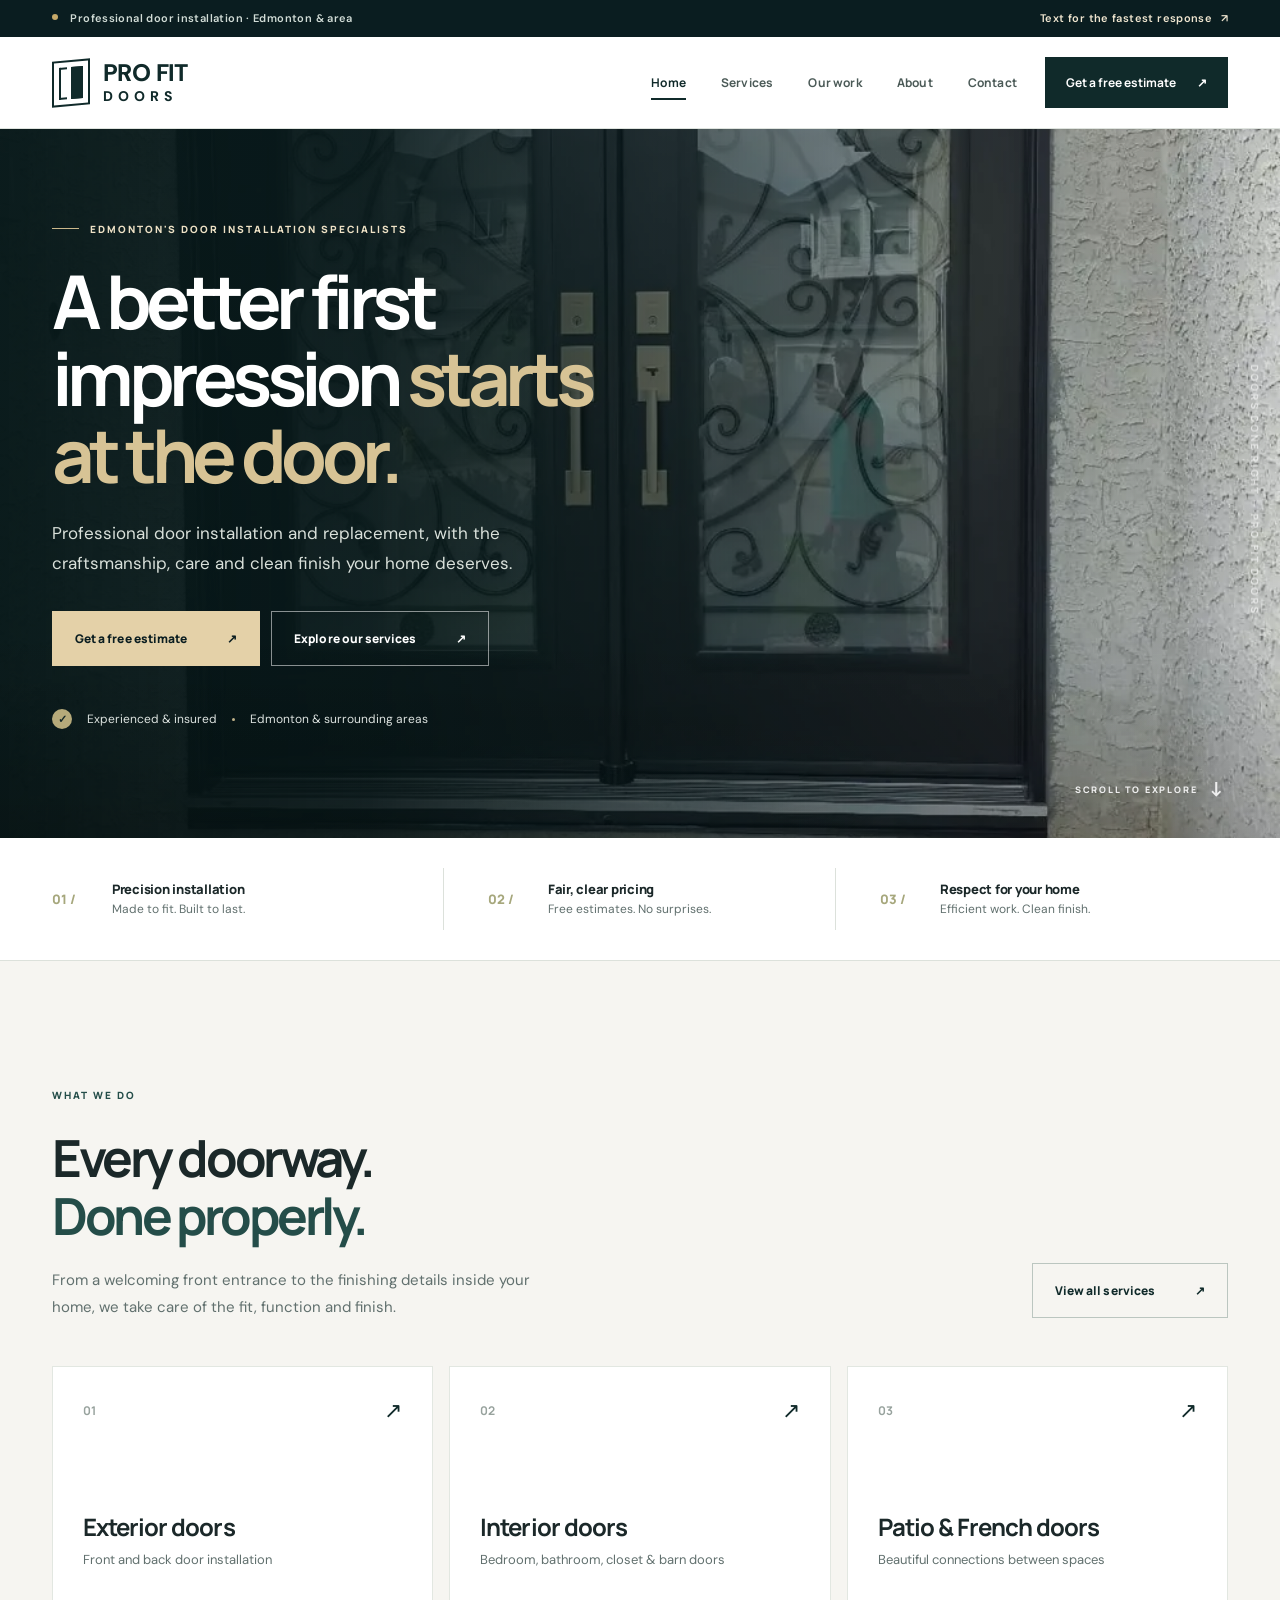
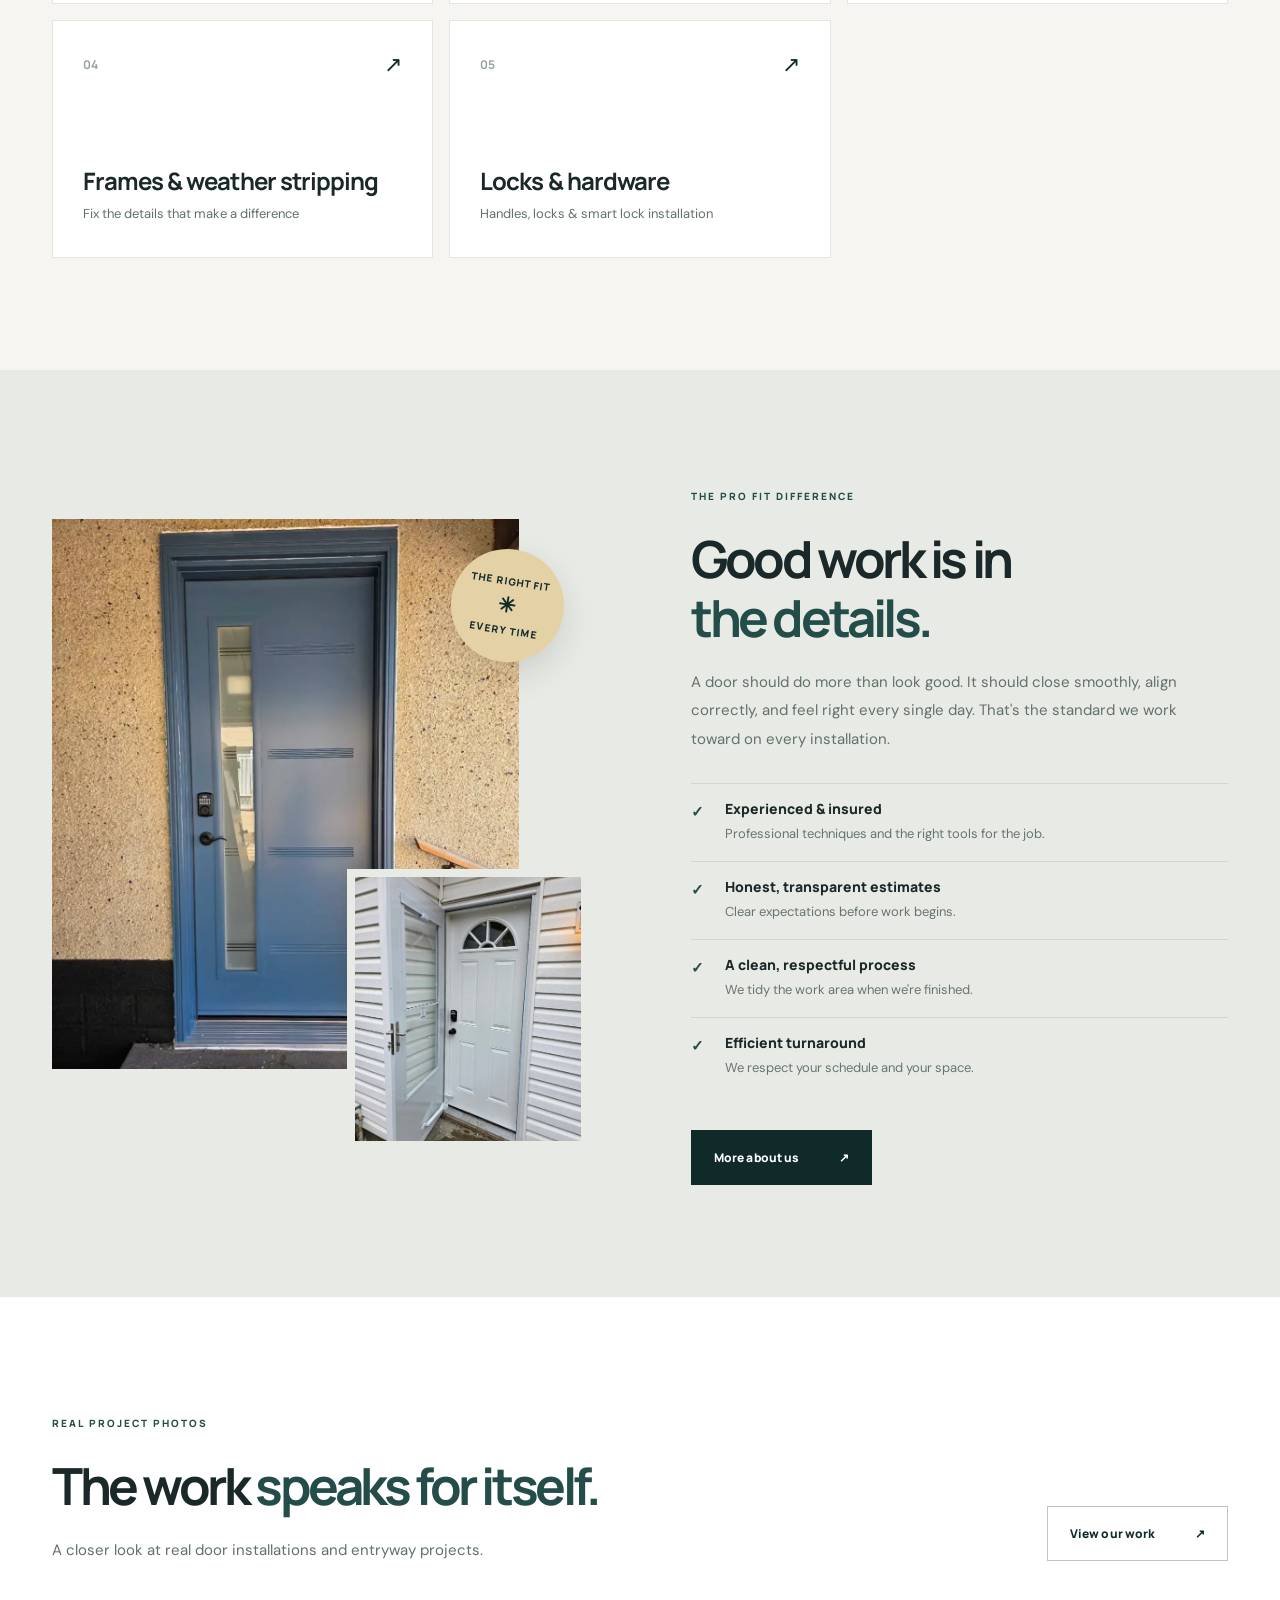
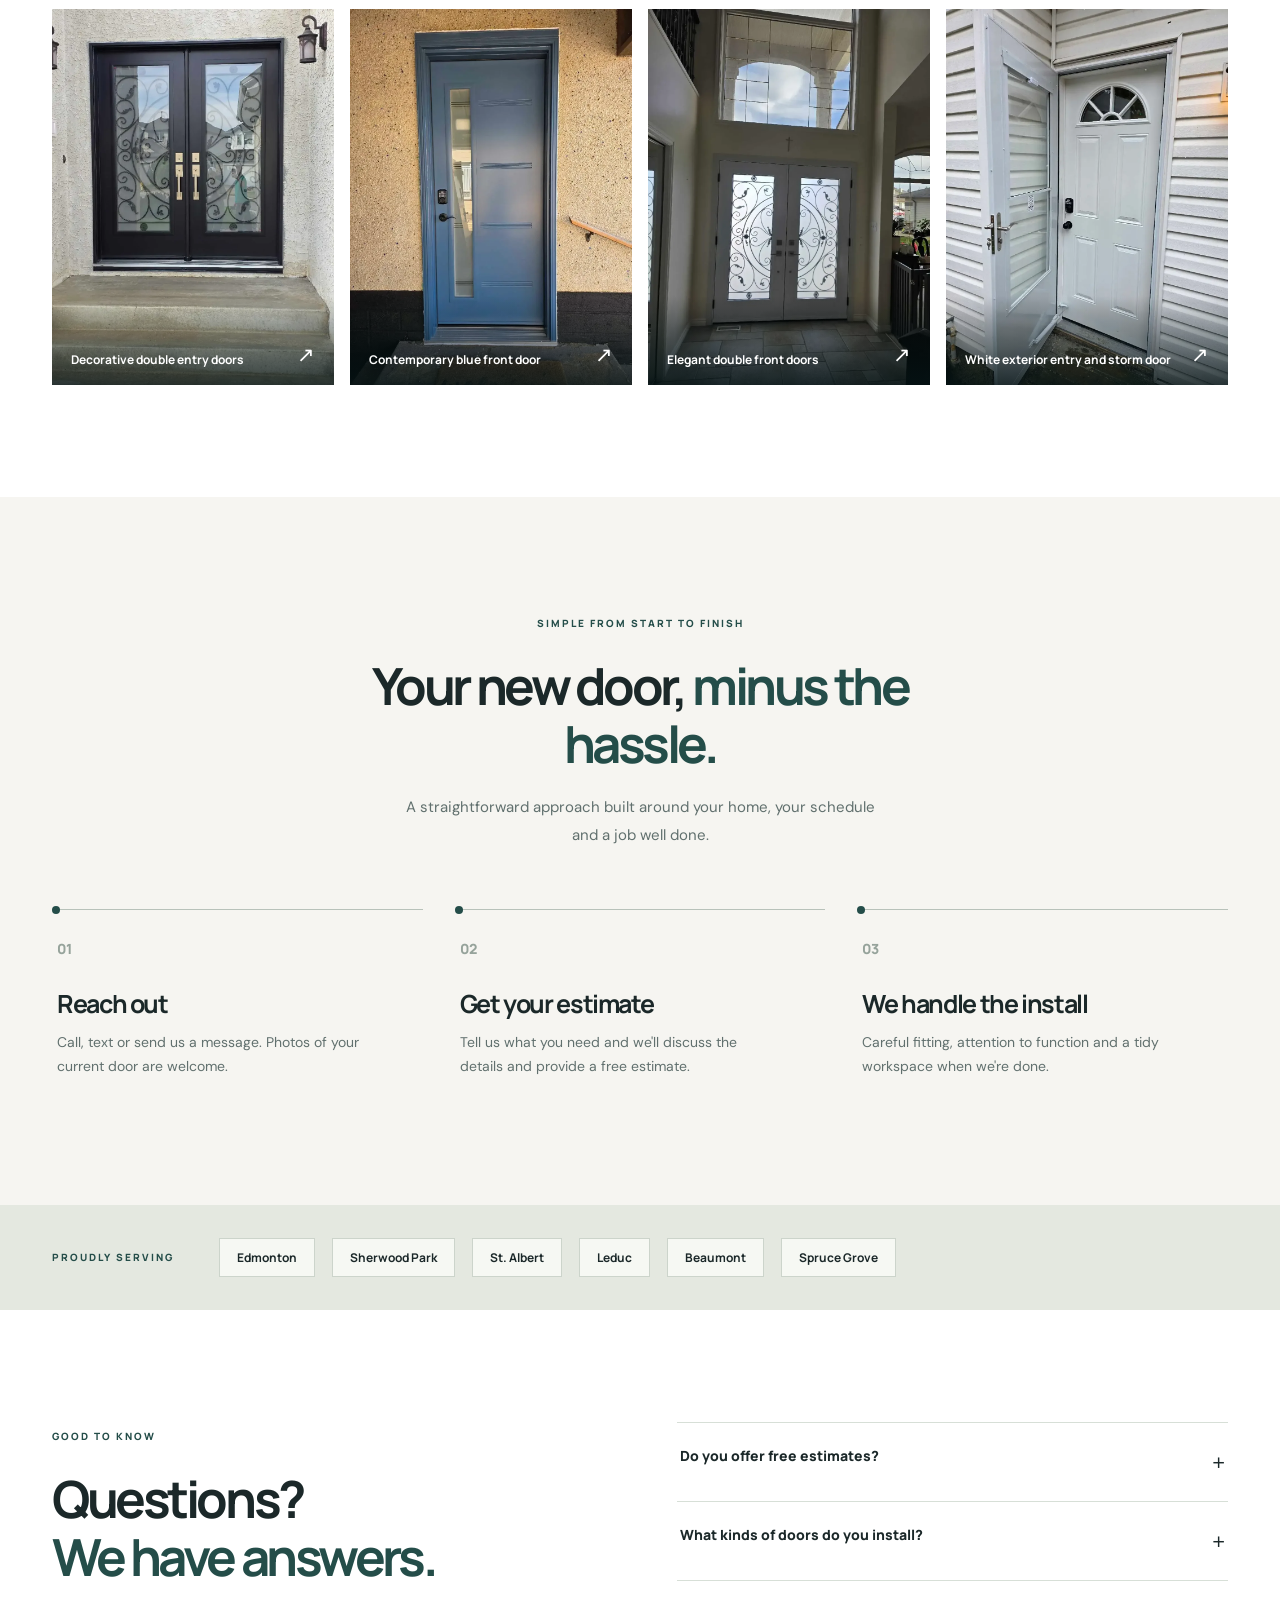
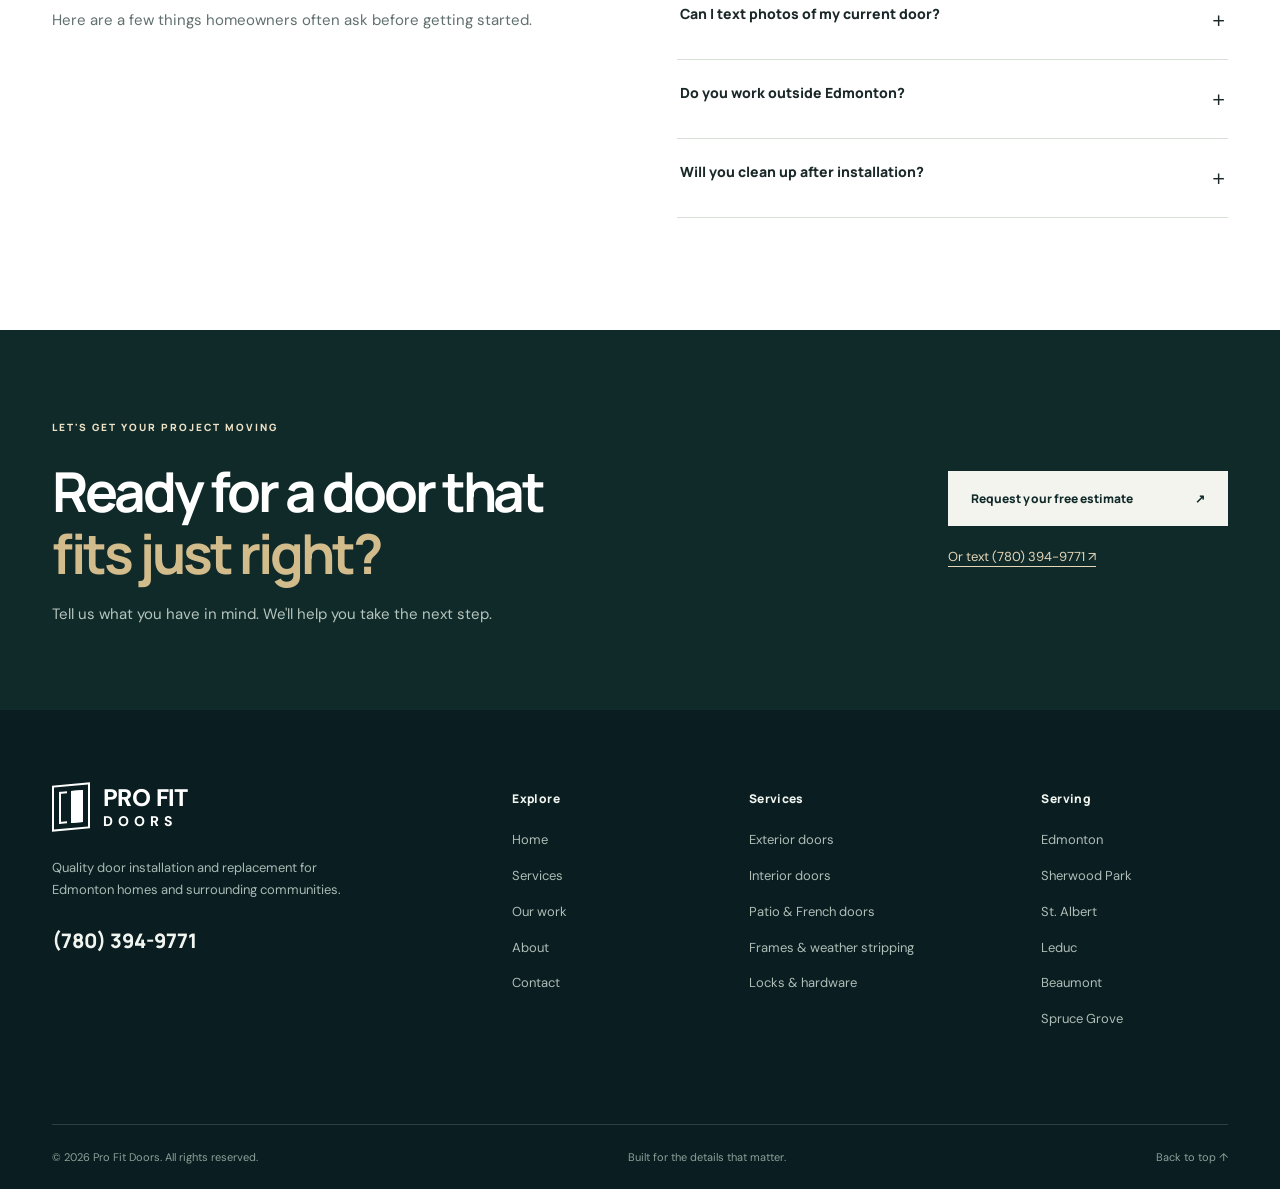
<file: index.html>
<!doctype html><html lang="en-CA"><head><meta charset="utf-8"><meta name="viewport" content="width=device-width,initial-scale=1"><meta name="theme-color" content="#102a2a"><meta name="description" content="Professional, insured residential door installation and replacement in Edmonton and surrounding areas. Exterior, interior, patio doors, frames, locks and more. Free estimates."><meta property="og:type" content="website"><meta property="og:title" content="Professional Door Installation in Edmonton | Pro Fit Doors"><meta property="og:description" content="Professional, insured residential door installation and replacement in Edmonton and surrounding areas. Exterior, interior, patio doors, frames, locks and more. Free estimates."><meta property="og:image" content="/images/entry-double-black.webp"><link rel="icon" href="/favicon.svg" type="image/svg+xml"><link rel="preconnect" href="https://fonts.googleapis.com"><link rel="preconnect" href="https://fonts.gstatic.com" crossorigin><link href="https://fonts.googleapis.com/css2?family=DM+Sans:wght@400;500;600;700&family=Manrope:wght@400;500;600;700;800&display=swap" rel="stylesheet"><link rel="stylesheet" href="/styles.css"><title>Professional Door Installation in Edmonton | Pro Fit Doors</title><script type="application/ld+json">{"@context":"https://schema.org","@type":"HomeAndConstructionBusiness","name":"Pro Fit Doors","description":"Residential door installation and replacement in Edmonton and surrounding areas.","telephone":"+1-780-394-9771","areaServed":[{"@type":"City","name":"Edmonton"},{"@type":"City","name":"Sherwood Park"},{"@type":"City","name":"St. Albert"},{"@type":"City","name":"Leduc"},{"@type":"City","name":"Beaumont"},{"@type":"City","name":"Spruce Grove"}],"hasOfferCatalog":{"@type":"OfferCatalog","name":"Door installation services","itemListElement":[{"@type":"OfferCatalog","name":"Exterior doors"},{"@type":"OfferCatalog","name":"Interior doors"},{"@type":"OfferCatalog","name":"Patio & French doors"},{"@type":"OfferCatalog","name":"Frames & weather stripping"},{"@type":"OfferCatalog","name":"Locks & hardware"}]}}</script><script defer src="/config.js"></script><script defer src="/main.js"></script></head><body id="top"><div class="topbar"><div class="shell top-inner"><span><span class="live-dot"></span> Professional door installation · Edmonton & area</span><a href="sms:+17803949771">Text for the fastest response <span>↗</span></a></div></div><header id="header" class="header"><div class="shell nav-wrap"><a href="/" class="brand" aria-label="Pro Fit Doors home"><span class="brand-icon"><span></span><span></span></span><span class="brand-copy"><b>PRO FIT</b><small>DOORS</small></span></a><nav class="desktop-nav" aria-label="Main navigation"><a aria-current="page" href="/">Home</a><a  href="/services/">Services</a><a  href="/our-work/">Our work</a><a  href="/about/">About</a><a  href="/contact/">Contact</a></nav><a href="/contact/" class="nav-cta">Get a free estimate <span>↗</span></a><button class="menu-toggle" id="menu-toggle" aria-label="Open navigation" aria-expanded="false" aria-controls="mobile-nav"><span></span><span></span><span></span></button></div><nav class="mobile-nav" id="mobile-nav" aria-label="Mobile navigation"><div class="mobile-nav-links"><a href="/" aria-current="page"><span>01</span>Home<b>↗</b></a><a href="/services/" ><span>02</span>Services<b>↗</b></a><a href="/our-work/" ><span>03</span>Our work<b>↗</b></a><a href="/about/" ><span>04</span>About<b>↗</b></a><a href="/contact/" ><span>05</span>Contact<b>↗</b></a></div><a class="button button-primary mobile-contact" href="sms:+17803949771">Text us for an estimate ↗</a><p>Edmonton & surrounding communities</p></nav></header><main id="main-content"><section class="hero home-hero"><div class="hero-image" role="img" aria-label="Decorative double entry doors at a home"></div><div class="hero-overlay"></div><div class="shell hero-content"><span class="eyebrow light"><span class="gold-line"></span> EDMONTON'S DOOR INSTALLATION SPECIALISTS</span><h1>A better first<br>impression <em>starts<br>at the door.</em></h1><p>Professional door installation and replacement, with the craftsmanship, care and clean finish your home deserves.</p><div class="hero-actions"><a class="button button-primary" href="/contact/">Get a free estimate <span>↗</span></a><a class="button button-outline" href="/services/">Explore our services <span>↗</span></a></div><div class="hero-note"><span class="mini-check">✓</span> Experienced & insured <span class="note-divider"></span> Edmonton & surrounding areas</div></div><div class="hero-side-label">DOORS DONE RIGHT — PRO FIT DOORS</div><div class="hero-scroll">SCROLL TO EXPLORE <span>↓</span></div></section>
<section class="promise-strip"><div class="shell promises"><div><span>01 /</span><b>Precision installation</b><small>Made to fit. Built to last.</small></div><div><span>02 /</span><b>Fair, clear pricing</b><small>Free estimates. No surprises.</small></div><div><span>03 /</span><b>Respect for your home</b><small>Efficient work. Clean finish.</small></div></div></section>
<section class="section pad-top"><div class="shell"><div class="split-intro"><div class="section-intro " data-reveal><span class="eyebrow">WHAT WE DO</span><h2>Every doorway.<br><em>Done properly.</em></h2><p>From a welcoming front entrance to the finishing details inside your home, we take care of the fit, function and finish.</p></div><div class="split-action"><a class="button button-outline" href="/services/">View all services <span>↗</span></a></div></div><div class="service-grid"><a href="/services/#exterior-doors" class="service-card" data-reveal style="--delay:0ms"><div class="service-number">01 <span>↗</span></div><div><h3>Exterior doors</h3><p>Front and back door installation</p></div><span class="card-line"></span></a><a href="/services/#interior-doors" class="service-card" data-reveal style="--delay:70ms"><div class="service-number">02 <span>↗</span></div><div><h3>Interior doors</h3><p>Bedroom, bathroom, closet & barn doors</p></div><span class="card-line"></span></a><a href="/services/#patio-french-doors" class="service-card" data-reveal style="--delay:140ms"><div class="service-number">03 <span>↗</span></div><div><h3>Patio & French doors</h3><p>Beautiful connections between spaces</p></div><span class="card-line"></span></a><a href="/services/#repairs-weatherstripping" class="service-card" data-reveal style="--delay:0ms"><div class="service-number">04 <span>↗</span></div><div><h3>Frames & weather stripping</h3><p>Fix the details that make a difference</p></div><span class="card-line"></span></a><a href="/services/#locks-hardware" class="service-card" data-reveal style="--delay:70ms"><div class="service-number">05 <span>↗</span></div><div><h3>Locks & hardware</h3><p>Handles, locks & smart lock installation</p></div><span class="card-line"></span></a></div></div></section>
<section class="section feature-section"><div class="shell feature-layout"><div class="feature-images" data-reveal><img class="feature-main" src="/images/entry-modern-blue.webp" alt="Modern blue exterior front door" loading="lazy" width="900" height="1200"><div class="feature-small"><img src="/images/entry-white-storm.webp" alt="Exterior door installation with storm door" loading="lazy" width="600" height="800"></div><div class="feature-stamp">THE RIGHT FIT <span>✳</span> EVERY TIME</div></div><div class="feature-text" data-reveal><span class="eyebrow">THE PRO FIT DIFFERENCE</span><h2>Good work is in<br><em>the details.</em></h2><p>A door should do more than look good. It should close smoothly, align correctly, and feel right every single day. That's the standard we work toward on every installation.</p><ul class="check-list"><li><b>Experienced & insured</b><span>Professional techniques and the right tools for the job.</span></li><li><b>Honest, transparent estimates</b><span>Clear expectations before work begins.</span></li><li><b>A clean, respectful process</b><span>We tidy the work area when we're finished.</span></li><li><b>Efficient turnaround</b><span>We respect your schedule and your space.</span></li></ul><a class="button button-primary" href="/about/">More about us <span>↗</span></a></div></div></section>
<section class="section gallery-section"><div class="shell"><div class="split-intro"><div class="section-intro " data-reveal><span class="eyebrow">REAL PROJECT PHOTOS</span><h2>The work <em>speaks for itself.</em></h2><p>A closer look at real door installations and entryway projects.</p></div><div class="split-action"><a class="button button-outline" href="/our-work/">View our work <span>↗</span></a></div></div><div class="photo-grid"><button class="photo-item photo-tall" type="button" data-lightbox="0" aria-label="View Decorative double entry doors" data-reveal><img src="/images/entry-double-black.webp" alt="Decorative double entry doors — Pro Fit Doors project photograph" loading="lazy" width="900" height="1200"><span class="photo-shade"><span>Decorative double entry doors</span><b>↗</b></span></button><button class="photo-item " type="button" data-lightbox="1" aria-label="View Contemporary blue front door" data-reveal><img src="/images/entry-modern-blue.webp" alt="Contemporary blue front door — Pro Fit Doors project photograph" loading="lazy" width="900" height="1200"><span class="photo-shade"><span>Contemporary blue front door</span><b>↗</b></span></button><button class="photo-item " type="button" data-lightbox="2" aria-label="View Elegant double front doors" data-reveal><img src="/images/entry-double-white.webp" alt="Elegant double front doors — Pro Fit Doors project photograph" loading="lazy" width="900" height="1200"><span class="photo-shade"><span>Elegant double front doors</span><b>↗</b></span></button><button class="photo-item " type="button" data-lightbox="3" aria-label="View White exterior entry and storm door" data-reveal><img src="/images/entry-white-storm.webp" alt="White exterior entry and storm door — Pro Fit Doors project photograph" loading="lazy" width="900" height="1200"><span class="photo-shade"><span>White exterior entry and storm door</span><b>↗</b></span></button></div></div></section>
<section class="section steps-section"><div class="shell"><div class="section-intro center" data-reveal><span class="eyebrow">SIMPLE FROM START TO FINISH</span><h2>Your new door, <em>minus the hassle.</em></h2><p>A straightforward approach built around your home, your schedule and a job well done.</p></div><div class="steps"><div data-reveal><span>01</span><h3>Reach out</h3><p>Call, text or send us a message. Photos of your current door are welcome.</p></div><div data-reveal><span>02</span><h3>Get your estimate</h3><p>Tell us what you need and we'll discuss the details and provide a free estimate.</p></div><div data-reveal><span>03</span><h3>We handle the install</h3><p>Careful fitting, attention to function and a tidy workspace when we're done.</p></div></div></div></section>
<div class="area-strip"><div class="shell"><span class="eyebrow">PROUDLY SERVING</span><div><span>Edmonton</span><span>Sherwood Park</span><span>St. Albert</span><span>Leduc</span><span>Beaumont</span><span>Spruce Grove</span></div></div></div><section class="section faq-section"><div class="shell faq-layout"><div class="section-intro " data-reveal><span class="eyebrow">GOOD TO KNOW</span><h2>Questions?<br><em>We have answers.</em></h2><p>Here are a few things homeowners often ask before getting started.</p></div><div class="faq-list"><details class="faq"><summary>Do you offer free estimates?<span>+</span></summary><div class="faq-answer">Yes. Contact us with details about your door project for a free estimate. Photos are helpful and can be sent by text.</div></details><details class="faq"><summary>What kinds of doors do you install?<span>+</span></summary><div class="faq-answer">We install exterior entry doors, interior doors, sliding patio doors, French doors and barn doors. We also handle related frames, weather stripping and hardware.</div></details><details class="faq"><summary>Can I text photos of my current door?<span>+</span></summary><div class="faq-answer">Absolutely. Text photos to <a href="sms:+17803949771">(780) 394-9771</a> — texting is the fastest way to reach us.</div></details><details class="faq"><summary>Do you work outside Edmonton?<span>+</span></summary><div class="faq-answer">Yes. We serve Edmonton, Sherwood Park, St. Albert, Leduc, Beaumont and Spruce Grove.</div></details><details class="faq"><summary>Will you clean up after installation?<span>+</span></summary><div class="faq-answer">Yes. Leaving the workspace tidy is part of our approach.</div></details></div></div></section></main><section class="bottom-cta"><div class="shell bottom-cta-inner"><div><span class="eyebrow light">LET'S GET YOUR PROJECT MOVING</span><h2>Ready for a door that<br><em>fits just right?</em></h2><p>Tell us what you have in mind. We'll help you take the next step.</p></div><div class="bottom-cta-actions"><a class="button button-white" href="/contact/">Request your free estimate <span>↗</span></a><a class="underlined-light" href="sms:+17803949771">Or text (780) 394-9771 ↗</a></div></div></section><footer class="footer"><div class="shell"><div class="footer-main"><div class="footer-brand"><a href="/" class="brand brand-footer"><span class="brand-icon"><span></span><span></span></span><span class="brand-copy"><b>PRO FIT</b><small>DOORS</small></span></a><p>Quality door installation and replacement for Edmonton homes and surrounding communities.</p><a href="tel:+17803949771" class="footer-number">(780) 394-9771</a></div><div><h3>Explore</h3><a href="/">Home</a><a href="/services/">Services</a><a href="/our-work/">Our work</a><a href="/about/">About</a><a href="/contact/">Contact</a></div><div><h3>Services</h3><a href="/services/#exterior-doors">Exterior doors</a><a href="/services/#interior-doors">Interior doors</a><a href="/services/#patio-french-doors">Patio & French doors</a><a href="/services/#repairs-weatherstripping">Frames & weather stripping</a><a href="/services/#locks-hardware">Locks & hardware</a></div><div><h3>Serving</h3><span>Edmonton</span><span>Sherwood Park</span><span>St. Albert</span><span>Leduc</span><span>Beaumont</span><span>Spruce Grove</span></div></div><div class="footer-bottom"><span>© <span id="year">2026</span> Pro Fit Doors. All rights reserved.</span><span>Built for the details that matter.</span><a href="#top">Back to top ↑</a></div></div></footer><dialog class="lightbox" id="lightbox" aria-label="Project photo viewer"><button class="lightbox-close" aria-label="Close photo viewer">×</button><button class="lightbox-prev" aria-label="Previous photo">‹</button><figure><img alt=""><figcaption></figcaption></figure><button class="lightbox-next" aria-label="Next photo">›</button><div class="lightbox-count"></div></dialog></body></html>
</file>
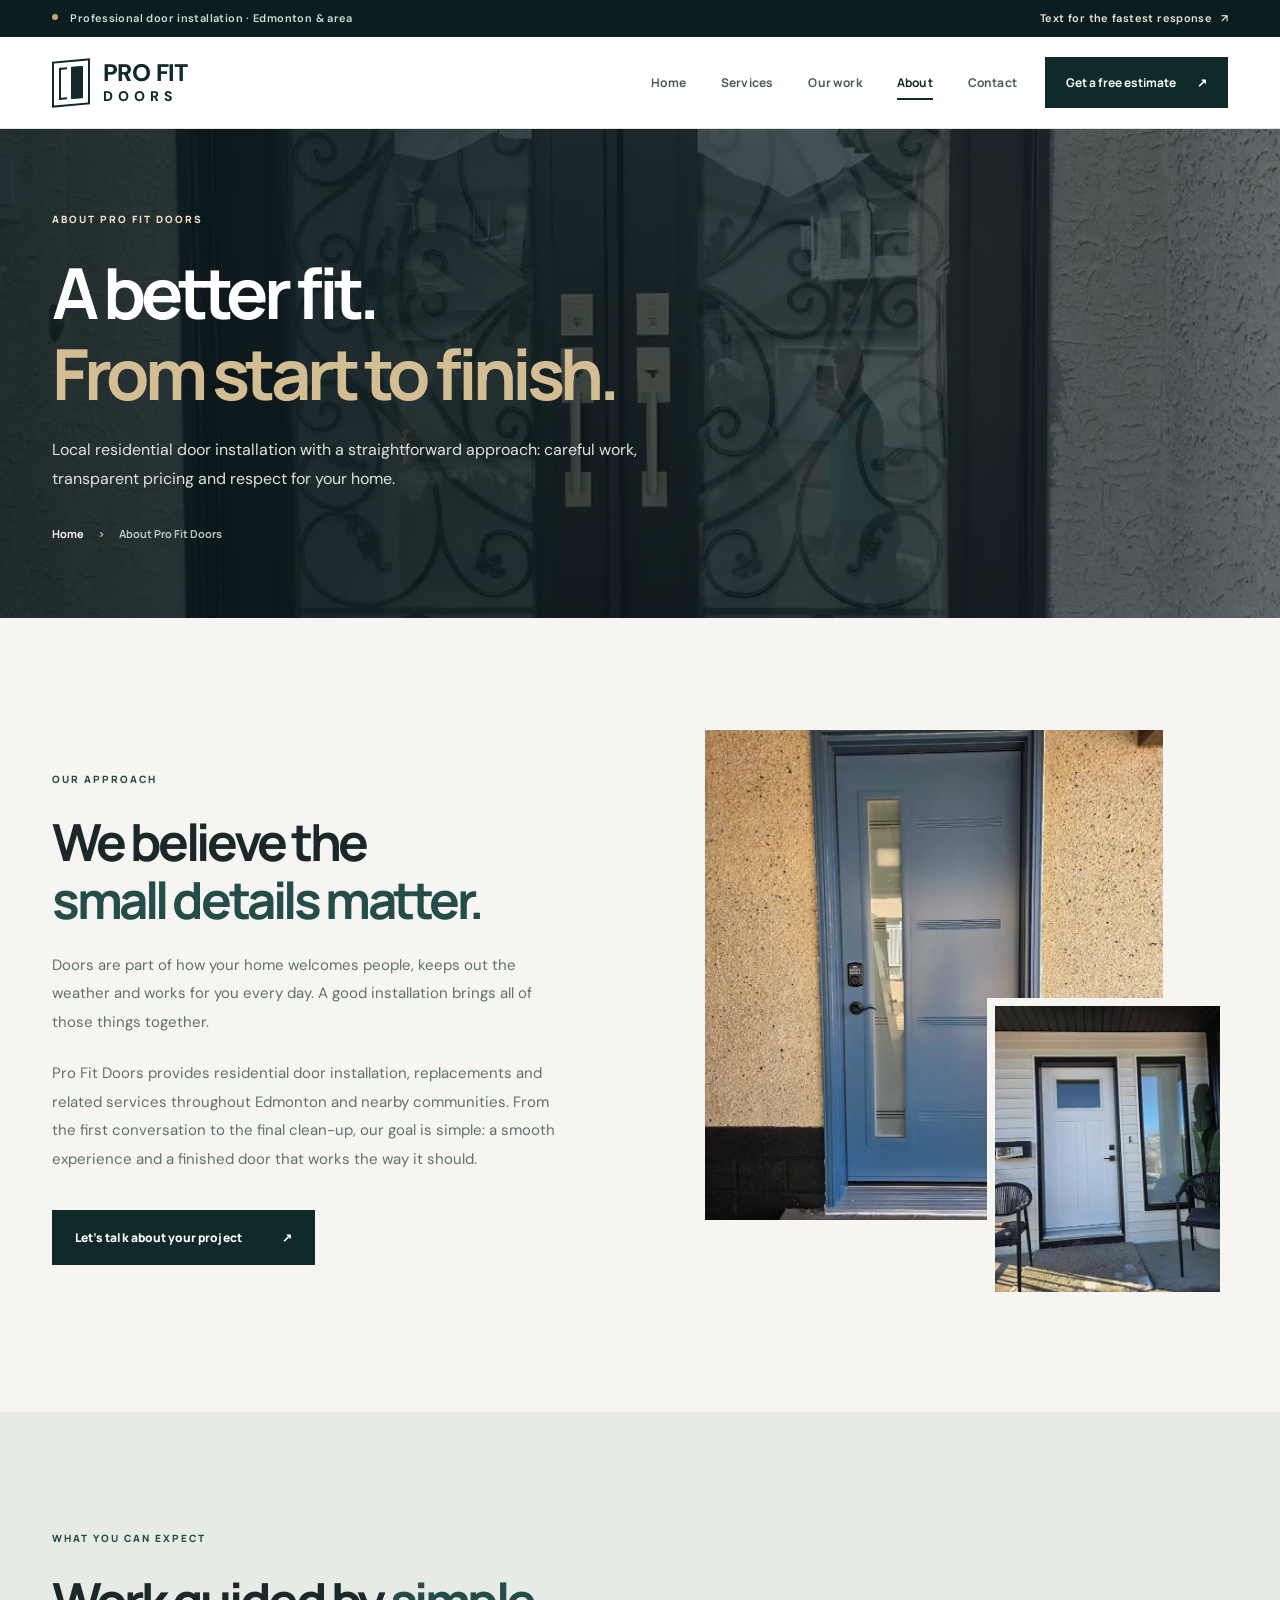
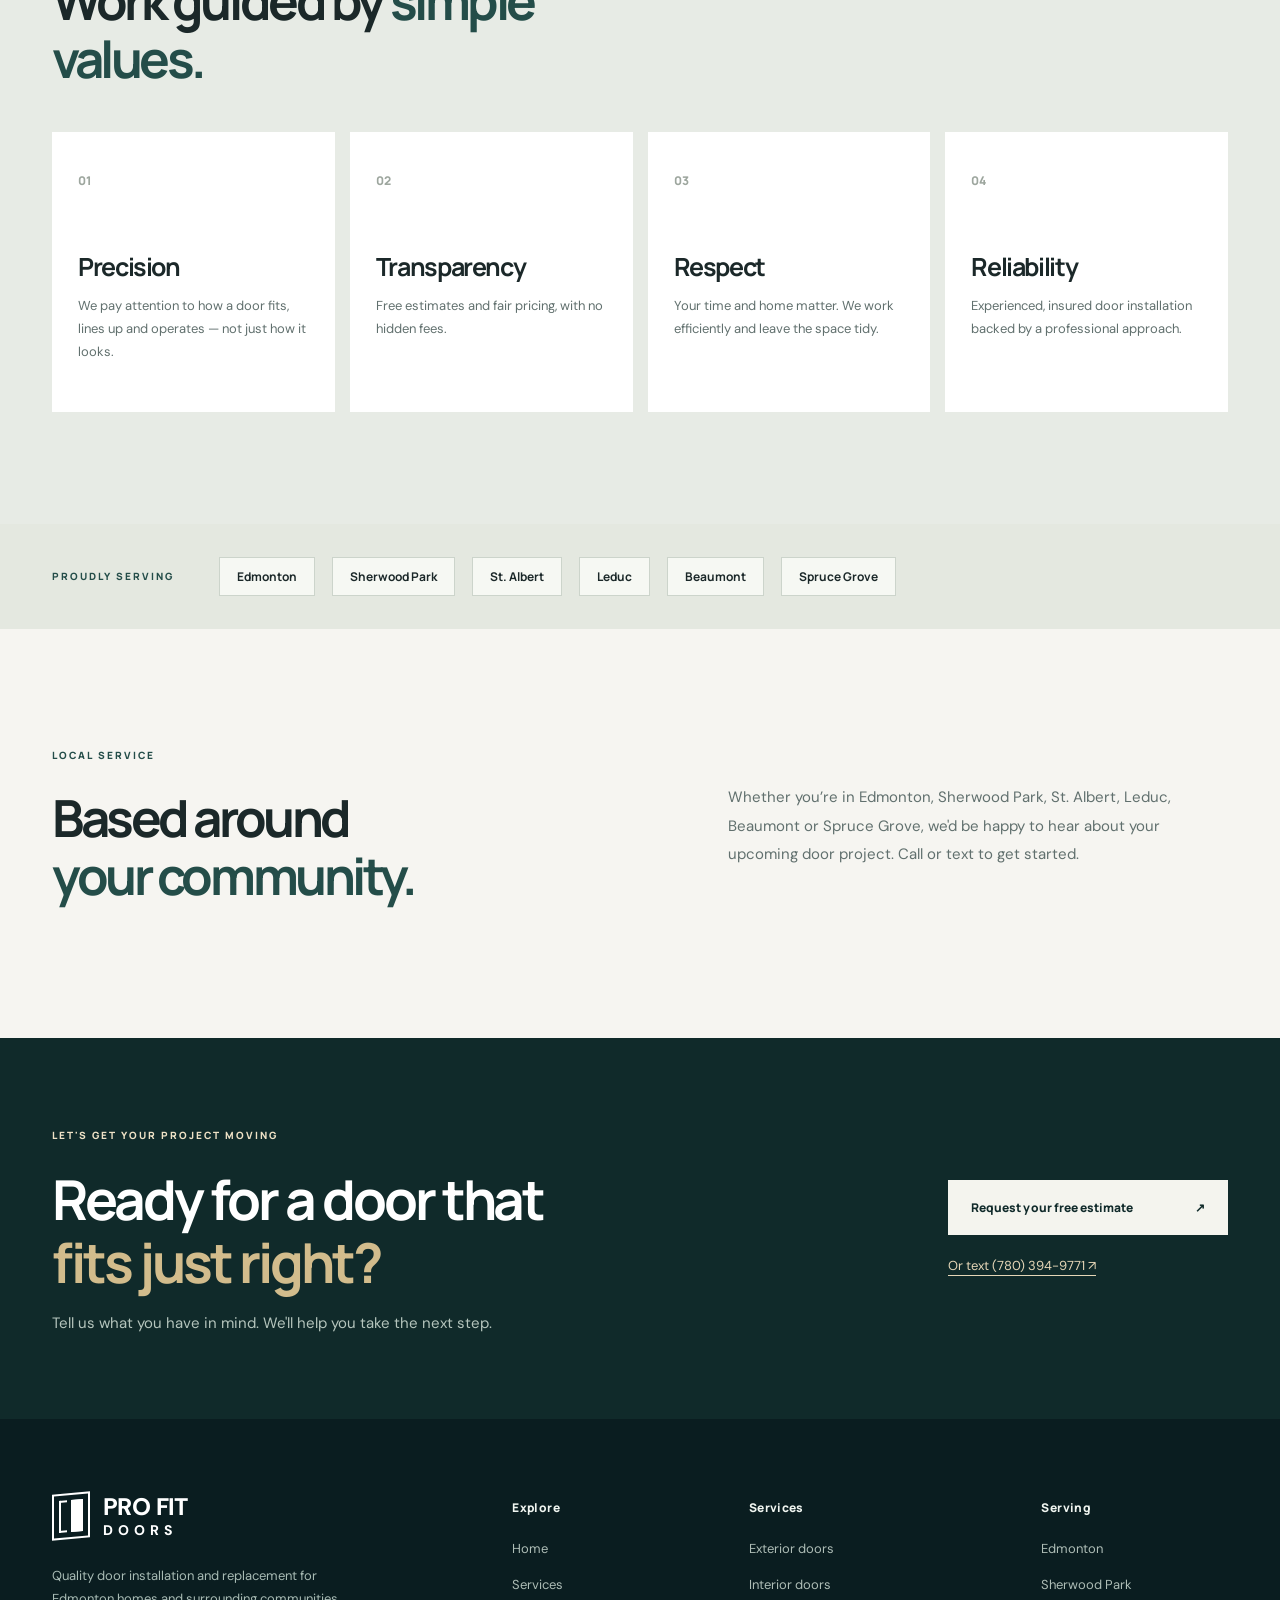
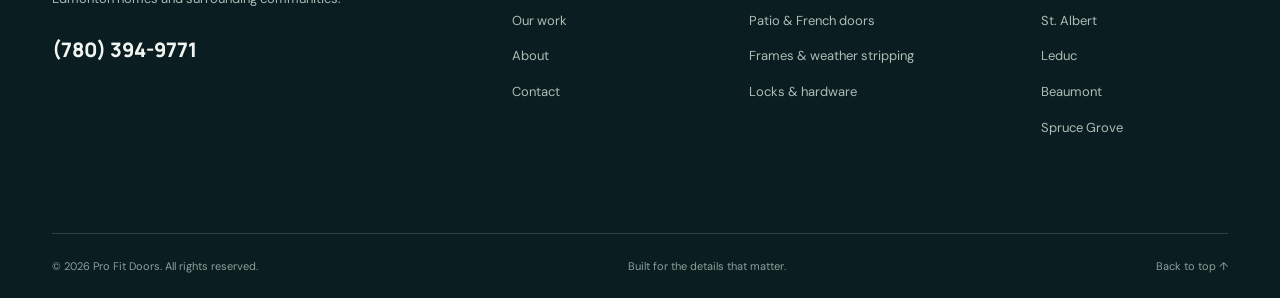
<file: about/index.html>
<!doctype html><html lang="en-CA"><head><meta charset="utf-8"><meta name="viewport" content="width=device-width,initial-scale=1"><meta name="theme-color" content="#102a2a"><meta name="description" content="Learn about Pro Fit Doors and our approach to careful residential door installation in Edmonton and nearby communities."><meta property="og:type" content="website"><meta property="og:title" content="About Pro Fit Doors | Pro Fit Doors"><meta property="og:description" content="Learn about Pro Fit Doors and our approach to careful residential door installation in Edmonton and nearby communities."><meta property="og:image" content="/images/entry-double-black.webp"><link rel="icon" href="/favicon.svg" type="image/svg+xml"><link rel="preconnect" href="https://fonts.googleapis.com"><link rel="preconnect" href="https://fonts.gstatic.com" crossorigin><link href="https://fonts.googleapis.com/css2?family=DM+Sans:wght@400;500;600;700&family=Manrope:wght@400;500;600;700;800&display=swap" rel="stylesheet"><link rel="stylesheet" href="/styles.css"><title>About Pro Fit Doors | Pro Fit Doors</title><script type="application/ld+json">{"@context":"https://schema.org","@type":"HomeAndConstructionBusiness","name":"Pro Fit Doors","description":"Residential door installation and replacement in Edmonton and surrounding areas.","telephone":"+1-780-394-9771","areaServed":[{"@type":"City","name":"Edmonton"},{"@type":"City","name":"Sherwood Park"},{"@type":"City","name":"St. Albert"},{"@type":"City","name":"Leduc"},{"@type":"City","name":"Beaumont"},{"@type":"City","name":"Spruce Grove"}],"hasOfferCatalog":{"@type":"OfferCatalog","name":"Door installation services","itemListElement":[{"@type":"OfferCatalog","name":"Exterior doors"},{"@type":"OfferCatalog","name":"Interior doors"},{"@type":"OfferCatalog","name":"Patio & French doors"},{"@type":"OfferCatalog","name":"Frames & weather stripping"},{"@type":"OfferCatalog","name":"Locks & hardware"}]}}</script><script defer src="/config.js"></script><script defer src="/main.js"></script></head><body id="top"><div class="topbar"><div class="shell top-inner"><span><span class="live-dot"></span> Professional door installation · Edmonton & area</span><a href="sms:+17803949771">Text for the fastest response <span>↗</span></a></div></div><header id="header" class="header"><div class="shell nav-wrap"><a href="/" class="brand" aria-label="Pro Fit Doors home"><span class="brand-icon"><span></span><span></span></span><span class="brand-copy"><b>PRO FIT</b><small>DOORS</small></span></a><nav class="desktop-nav" aria-label="Main navigation"><a  href="/">Home</a><a  href="/services/">Services</a><a  href="/our-work/">Our work</a><a aria-current="page" href="/about/">About</a><a  href="/contact/">Contact</a></nav><a href="/contact/" class="nav-cta">Get a free estimate <span>↗</span></a><button class="menu-toggle" id="menu-toggle" aria-label="Open navigation" aria-expanded="false" aria-controls="mobile-nav"><span></span><span></span><span></span></button></div><nav class="mobile-nav" id="mobile-nav" aria-label="Mobile navigation"><div class="mobile-nav-links"><a href="/" ><span>01</span>Home<b>↗</b></a><a href="/services/" ><span>02</span>Services<b>↗</b></a><a href="/our-work/" ><span>03</span>Our work<b>↗</b></a><a href="/about/" aria-current="page"><span>04</span>About<b>↗</b></a><a href="/contact/" ><span>05</span>Contact<b>↗</b></a></div><a class="button button-primary mobile-contact" href="sms:+17803949771">Text us for an estimate ↗</a><p>Edmonton & surrounding communities</p></nav></header><main id="main-content"><section class="page-hero"><div class="page-hero-bg" style="background-image:linear-gradient(90deg,rgba(10,24,27,.88),rgba(10,24,27,.60)),url('/images/entry-double-black.webp')"></div><div class="shell page-hero-inner"><span class="eyebrow light">ABOUT PRO FIT DOORS</span><h1>A better fit.<br><em>From start to finish.</em></h1><p>Local residential door installation with a straightforward approach: careful work, transparent pricing and respect for your home.</p><div class="breadcrumbs"><a href="/">Home</a> <span>›</span> about pro fit doors</div></div></section><section class="section"><div class="shell about-story"><div data-reveal><span class="eyebrow">OUR APPROACH</span><h2>We believe the<br><em>small details matter.</em></h2><p>Doors are part of how your home welcomes people, keeps out the weather and works for you every day. A good installation brings all of those things together.</p><p>Pro Fit Doors provides residential door installation, replacements and related services throughout Edmonton and nearby communities. From the first conversation to the final clean-up, our goal is simple: a smooth experience and a finished door that works the way it should.</p><a class="button button-primary" href="/contact/">Let’s talk about your project <span>↗</span></a></div><div class="about-story-photos" data-reveal><img src="/images/entry-modern-blue.webp" alt="Modern blue front door" loading="lazy"><img src="/images/entry-sidelight.webp" alt="Exterior white entry door with sidelight" loading="lazy"></div></div></section><section class="section values-section"><div class="shell"><div class="section-intro " data-reveal><span class="eyebrow">WHAT YOU CAN EXPECT</span><h2>Work guided by <em>simple values.</em></h2></div><div class="values-grid"><div data-reveal><span>01</span><h3>Precision</h3><p>We pay attention to how a door fits, lines up and operates — not just how it looks.</p></div><div data-reveal><span>02</span><h3>Transparency</h3><p>Free estimates and fair pricing, with no hidden fees.</p></div><div data-reveal><span>03</span><h3>Respect</h3><p>Your time and home matter. We work efficiently and leave the space tidy.</p></div><div data-reveal><span>04</span><h3>Reliability</h3><p>Experienced, insured door installation backed by a professional approach.</p></div></div></div></section><div class="area-strip"><div class="shell"><span class="eyebrow">PROUDLY SERVING</span><div><span>Edmonton</span><span>Sherwood Park</span><span>St. Albert</span><span>Leduc</span><span>Beaumont</span><span>Spruce Grove</span></div></div></div><section class="section"><div class="shell about-bottom"><div><span class="eyebrow">LOCAL SERVICE</span><h2>Based around<br><em>your community.</em></h2></div><p>Whether you’re in Edmonton, Sherwood Park, St. Albert, Leduc, Beaumont or Spruce Grove, we'd be happy to hear about your upcoming door project. Call or text to get started.</p></div></section></main><section class="bottom-cta"><div class="shell bottom-cta-inner"><div><span class="eyebrow light">LET'S GET YOUR PROJECT MOVING</span><h2>Ready for a door that<br><em>fits just right?</em></h2><p>Tell us what you have in mind. We'll help you take the next step.</p></div><div class="bottom-cta-actions"><a class="button button-white" href="/contact/">Request your free estimate <span>↗</span></a><a class="underlined-light" href="sms:+17803949771">Or text (780) 394-9771 ↗</a></div></div></section><footer class="footer"><div class="shell"><div class="footer-main"><div class="footer-brand"><a href="/" class="brand brand-footer"><span class="brand-icon"><span></span><span></span></span><span class="brand-copy"><b>PRO FIT</b><small>DOORS</small></span></a><p>Quality door installation and replacement for Edmonton homes and surrounding communities.</p><a href="tel:+17803949771" class="footer-number">(780) 394-9771</a></div><div><h3>Explore</h3><a href="/">Home</a><a href="/services/">Services</a><a href="/our-work/">Our work</a><a href="/about/">About</a><a href="/contact/">Contact</a></div><div><h3>Services</h3><a href="/services/#exterior-doors">Exterior doors</a><a href="/services/#interior-doors">Interior doors</a><a href="/services/#patio-french-doors">Patio & French doors</a><a href="/services/#repairs-weatherstripping">Frames & weather stripping</a><a href="/services/#locks-hardware">Locks & hardware</a></div><div><h3>Serving</h3><span>Edmonton</span><span>Sherwood Park</span><span>St. Albert</span><span>Leduc</span><span>Beaumont</span><span>Spruce Grove</span></div></div><div class="footer-bottom"><span>© <span id="year">2026</span> Pro Fit Doors. All rights reserved.</span><span>Built for the details that matter.</span><a href="#top">Back to top ↑</a></div></div></footer><dialog class="lightbox" id="lightbox" aria-label="Project photo viewer"><button class="lightbox-close" aria-label="Close photo viewer">×</button><button class="lightbox-prev" aria-label="Previous photo">‹</button><figure><img alt=""><figcaption></figcaption></figure><button class="lightbox-next" aria-label="Next photo">›</button><div class="lightbox-count"></div></dialog></body></html>
</file>
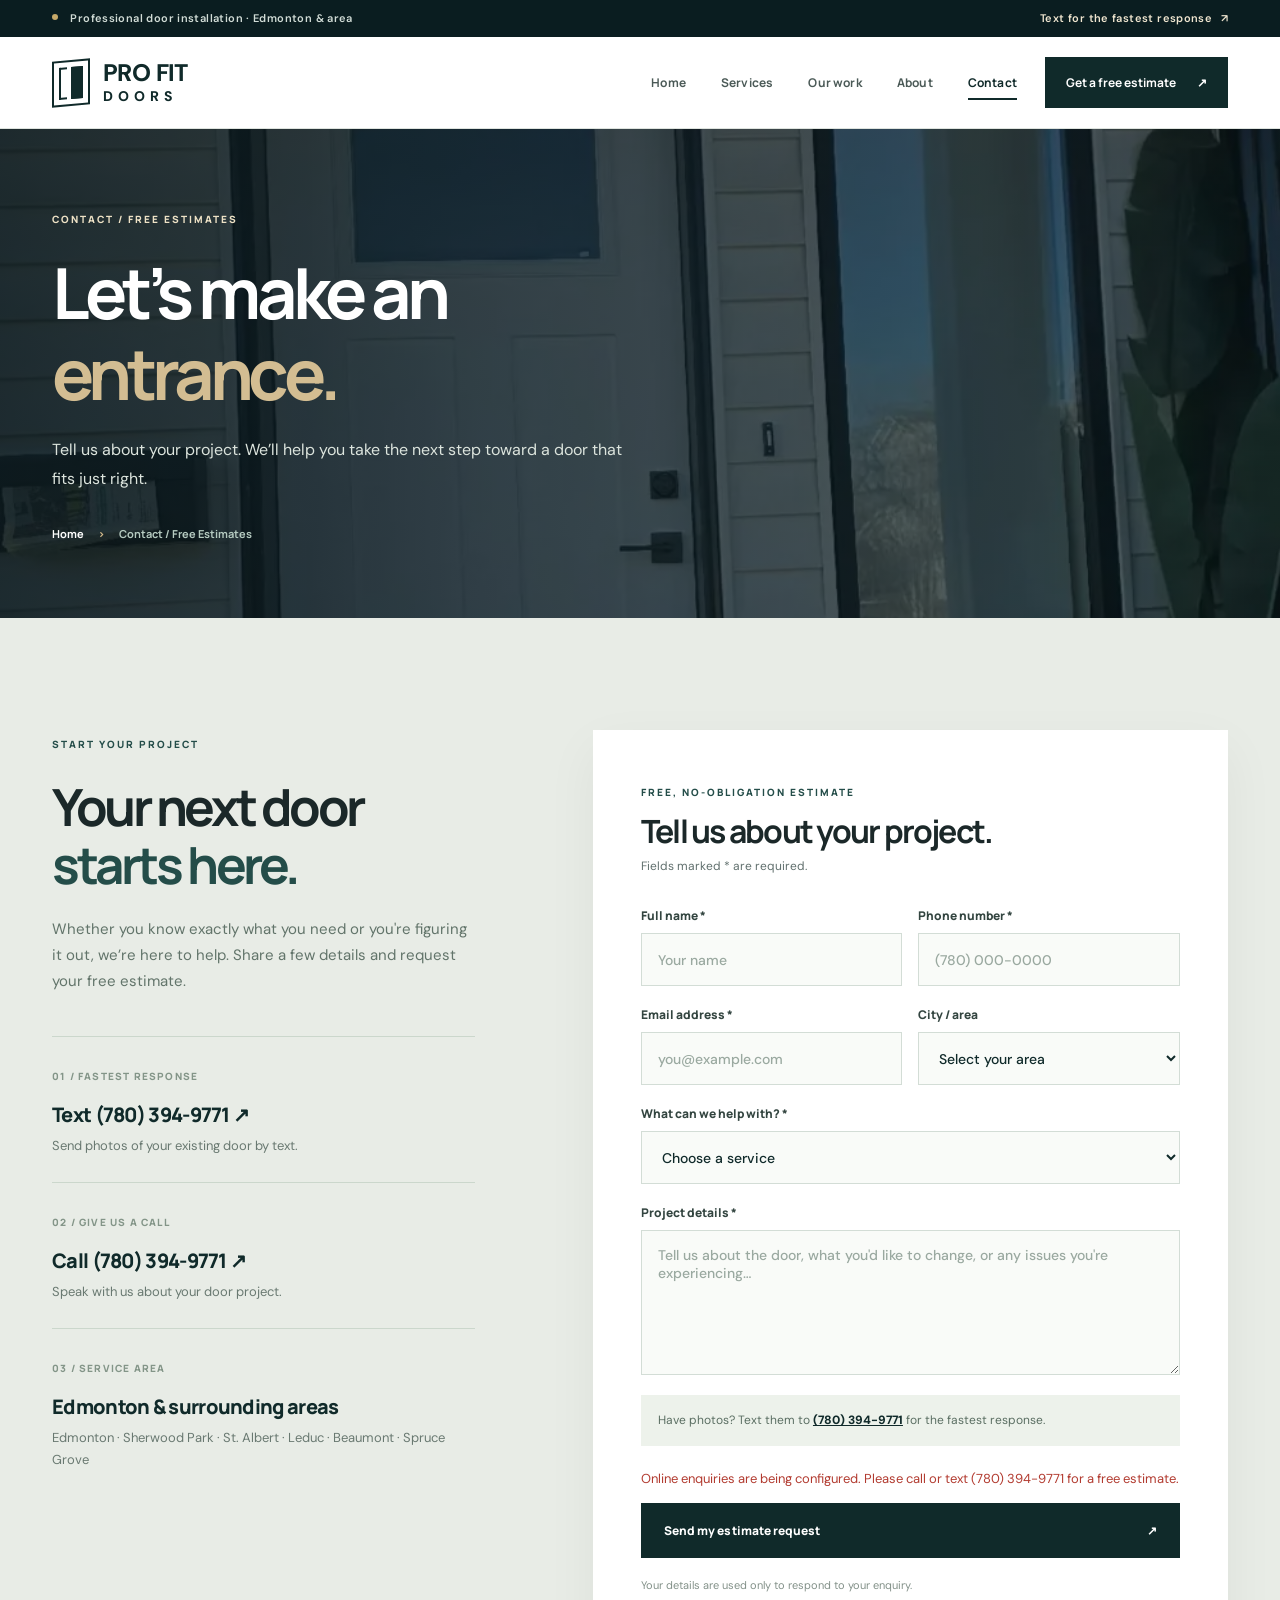
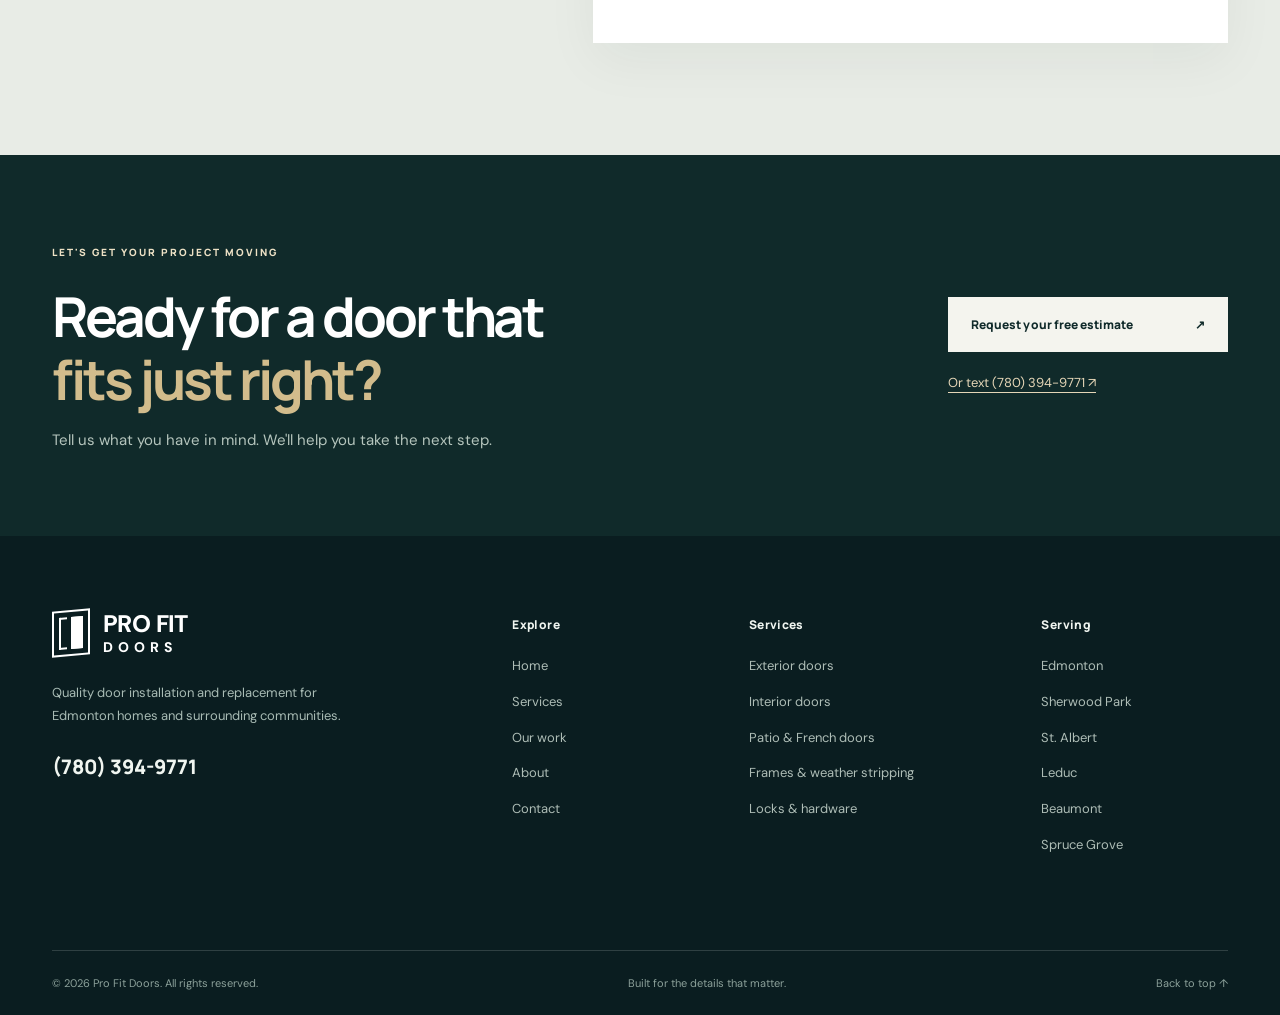
<file: contact/index.html>
<!doctype html><html lang="en-CA"><head><meta charset="utf-8"><meta name="viewport" content="width=device-width,initial-scale=1"><meta name="theme-color" content="#102a2a"><meta name="description" content="Contact Pro Fit Doors in Edmonton for a free residential door installation estimate. Call or text (780) 394-9771."><meta property="og:type" content="website"><meta property="og:title" content="Contact & Free Door Installation Estimates | Pro Fit Doors"><meta property="og:description" content="Contact Pro Fit Doors in Edmonton for a free residential door installation estimate. Call or text (780) 394-9771."><meta property="og:image" content="/images/entry-double-black.webp"><link rel="icon" href="/favicon.svg" type="image/svg+xml"><link rel="preconnect" href="https://fonts.googleapis.com"><link rel="preconnect" href="https://fonts.gstatic.com" crossorigin><link href="https://fonts.googleapis.com/css2?family=DM+Sans:wght@400;500;600;700&family=Manrope:wght@400;500;600;700;800&display=swap" rel="stylesheet"><link rel="stylesheet" href="/styles.css"><title>Contact & Free Door Installation Estimates | Pro Fit Doors</title><script type="application/ld+json">{"@context":"https://schema.org","@type":"HomeAndConstructionBusiness","name":"Pro Fit Doors","description":"Residential door installation and replacement in Edmonton and surrounding areas.","telephone":"+1-780-394-9771","areaServed":[{"@type":"City","name":"Edmonton"},{"@type":"City","name":"Sherwood Park"},{"@type":"City","name":"St. Albert"},{"@type":"City","name":"Leduc"},{"@type":"City","name":"Beaumont"},{"@type":"City","name":"Spruce Grove"}],"hasOfferCatalog":{"@type":"OfferCatalog","name":"Door installation services","itemListElement":[{"@type":"OfferCatalog","name":"Exterior doors"},{"@type":"OfferCatalog","name":"Interior doors"},{"@type":"OfferCatalog","name":"Patio & French doors"},{"@type":"OfferCatalog","name":"Frames & weather stripping"},{"@type":"OfferCatalog","name":"Locks & hardware"}]}}</script><script defer src="/config.js"></script><script defer src="/main.js"></script></head><body id="top"><div class="topbar"><div class="shell top-inner"><span><span class="live-dot"></span> Professional door installation · Edmonton & area</span><a href="sms:+17803949771">Text for the fastest response <span>↗</span></a></div></div><header id="header" class="header"><div class="shell nav-wrap"><a href="/" class="brand" aria-label="Pro Fit Doors home"><span class="brand-icon"><span></span><span></span></span><span class="brand-copy"><b>PRO FIT</b><small>DOORS</small></span></a><nav class="desktop-nav" aria-label="Main navigation"><a  href="/">Home</a><a  href="/services/">Services</a><a  href="/our-work/">Our work</a><a  href="/about/">About</a><a aria-current="page" href="/contact/">Contact</a></nav><a href="/contact/" class="nav-cta">Get a free estimate <span>↗</span></a><button class="menu-toggle" id="menu-toggle" aria-label="Open navigation" aria-expanded="false" aria-controls="mobile-nav"><span></span><span></span><span></span></button></div><nav class="mobile-nav" id="mobile-nav" aria-label="Mobile navigation"><div class="mobile-nav-links"><a href="/" ><span>01</span>Home<b>↗</b></a><a href="/services/" ><span>02</span>Services<b>↗</b></a><a href="/our-work/" ><span>03</span>Our work<b>↗</b></a><a href="/about/" ><span>04</span>About<b>↗</b></a><a href="/contact/" aria-current="page"><span>05</span>Contact<b>↗</b></a></div><a class="button button-primary mobile-contact" href="sms:+17803949771">Text us for an estimate ↗</a><p>Edmonton & surrounding communities</p></nav></header><main id="main-content"><section class="page-hero"><div class="page-hero-bg" style="background-image:linear-gradient(90deg,rgba(10,24,27,.88),rgba(10,24,27,.60)),url('/images/entry-sidelight.webp')"></div><div class="shell page-hero-inner"><span class="eyebrow light">CONTACT / FREE ESTIMATES</span><h1>Let’s make an<br><em>entrance.</em></h1><p>Tell us about your project. We’ll help you take the next step toward a door that fits just right.</p><div class="breadcrumbs"><a href="/">Home</a> <span>›</span> contact / free estimates</div></div></section><section class="section contact-section"><div class="shell contact-layout"><div class="contact-aside" data-reveal><span class="eyebrow">START YOUR PROJECT</span><h2>Your next door<br><em>starts here.</em></h2><p>Whether you know exactly what you need or you're figuring it out, we’re here to help. Share a few details and request your free estimate.</p><div class="contact-method"><span>01 / FASTEST RESPONSE</span><a href="sms:+17803949771">Text (780) 394-9771 ↗</a><p>Send photos of your existing door by text.</p></div><div class="contact-method"><span>02 / GIVE US A CALL</span><a href="tel:+17803949771">Call (780) 394-9771 ↗</a><p>Speak with us about your door project.</p></div><div class="contact-method"><span>03 / SERVICE AREA</span><strong>Edmonton & surrounding areas</strong><p>Edmonton · Sherwood Park · St. Albert · Leduc · Beaumont · Spruce Grove</p></div></div><div class="contact-form-card" data-reveal><div class="form-heading"><span class="eyebrow">FREE, NO-OBLIGATION ESTIMATE</span><h3>Tell us about your project.</h3><p>Fields marked * are required.</p></div><form id="contact-form" action="/api/contact" method="POST"><div class="form-row"><label>Full name *<input name="name" autocomplete="name" placeholder="Your name" required maxlength="120"></label><label>Phone number *<input name="phone" autocomplete="tel" type="tel" placeholder="(780) 000-0000" required maxlength="40"></label></div><div class="form-row"><label>Email address *<input name="email" autocomplete="email" type="email" placeholder="you@example.com" required maxlength="200"></label><label>City / area <select name="city"><option value="">Select your area</option><option>Edmonton</option><option>Sherwood Park</option><option>St. Albert</option><option>Leduc</option><option>Beaumont</option><option>Spruce Grove</option><option>Other nearby area</option></select></label></div><label>What can we help with? *<select id="service-select" name="service" required><option value="">Choose a service</option><option>Exterior doors</option><option>Interior doors</option><option>Patio & French doors</option><option>Frames & weather stripping</option><option>Locks & hardware</option><option>Not sure yet</option></select></label><label>Project details *<textarea name="message" rows="6" placeholder="Tell us about the door, what you'd like to change, or any issues you're experiencing…" maxlength="5000" required></textarea></label><div class="form-hint">Have photos? Text them to <a href="sms:+17803949771">(780) 394-9771</a> for the fastest response.</div><div class="turnstile-slot" id="turnstile-slot"><div class="cf-turnstile" data-sitekey=""></div></div><div class="form-honeypot" aria-hidden="true"><label>Website<input name="website" tabindex="-1" autocomplete="off"></label></div><button class="button button-primary submit-button" type="submit">Send my estimate request <span>↗</span></button><p id="form-status" class="form-status" role="status" aria-live="polite"></p><p class="form-privacy">Your details are used only to respond to your enquiry.</p></form><div id="form-success" class="form-success" hidden><div class="success-check">✓</div><h3>Message received.</h3><p>Thanks for reaching out. We’ll review your request and get back to you. For the fastest response, you can also text us.</p><a href="sms:+17803949771" class="button button-primary">Send us a text ↗</a></div></div></div></section></main><section class="bottom-cta"><div class="shell bottom-cta-inner"><div><span class="eyebrow light">LET'S GET YOUR PROJECT MOVING</span><h2>Ready for a door that<br><em>fits just right?</em></h2><p>Tell us what you have in mind. We'll help you take the next step.</p></div><div class="bottom-cta-actions"><a class="button button-white" href="/contact/">Request your free estimate <span>↗</span></a><a class="underlined-light" href="sms:+17803949771">Or text (780) 394-9771 ↗</a></div></div></section><footer class="footer"><div class="shell"><div class="footer-main"><div class="footer-brand"><a href="/" class="brand brand-footer"><span class="brand-icon"><span></span><span></span></span><span class="brand-copy"><b>PRO FIT</b><small>DOORS</small></span></a><p>Quality door installation and replacement for Edmonton homes and surrounding communities.</p><a href="tel:+17803949771" class="footer-number">(780) 394-9771</a></div><div><h3>Explore</h3><a href="/">Home</a><a href="/services/">Services</a><a href="/our-work/">Our work</a><a href="/about/">About</a><a href="/contact/">Contact</a></div><div><h3>Services</h3><a href="/services/#exterior-doors">Exterior doors</a><a href="/services/#interior-doors">Interior doors</a><a href="/services/#patio-french-doors">Patio & French doors</a><a href="/services/#repairs-weatherstripping">Frames & weather stripping</a><a href="/services/#locks-hardware">Locks & hardware</a></div><div><h3>Serving</h3><span>Edmonton</span><span>Sherwood Park</span><span>St. Albert</span><span>Leduc</span><span>Beaumont</span><span>Spruce Grove</span></div></div><div class="footer-bottom"><span>© <span id="year">2026</span> Pro Fit Doors. All rights reserved.</span><span>Built for the details that matter.</span><a href="#top">Back to top ↑</a></div></div></footer><dialog class="lightbox" id="lightbox" aria-label="Project photo viewer"><button class="lightbox-close" aria-label="Close photo viewer">×</button><button class="lightbox-prev" aria-label="Previous photo">‹</button><figure><img alt=""><figcaption></figcaption></figure><button class="lightbox-next" aria-label="Next photo">›</button><div class="lightbox-count"></div></dialog></body></html>
</file>
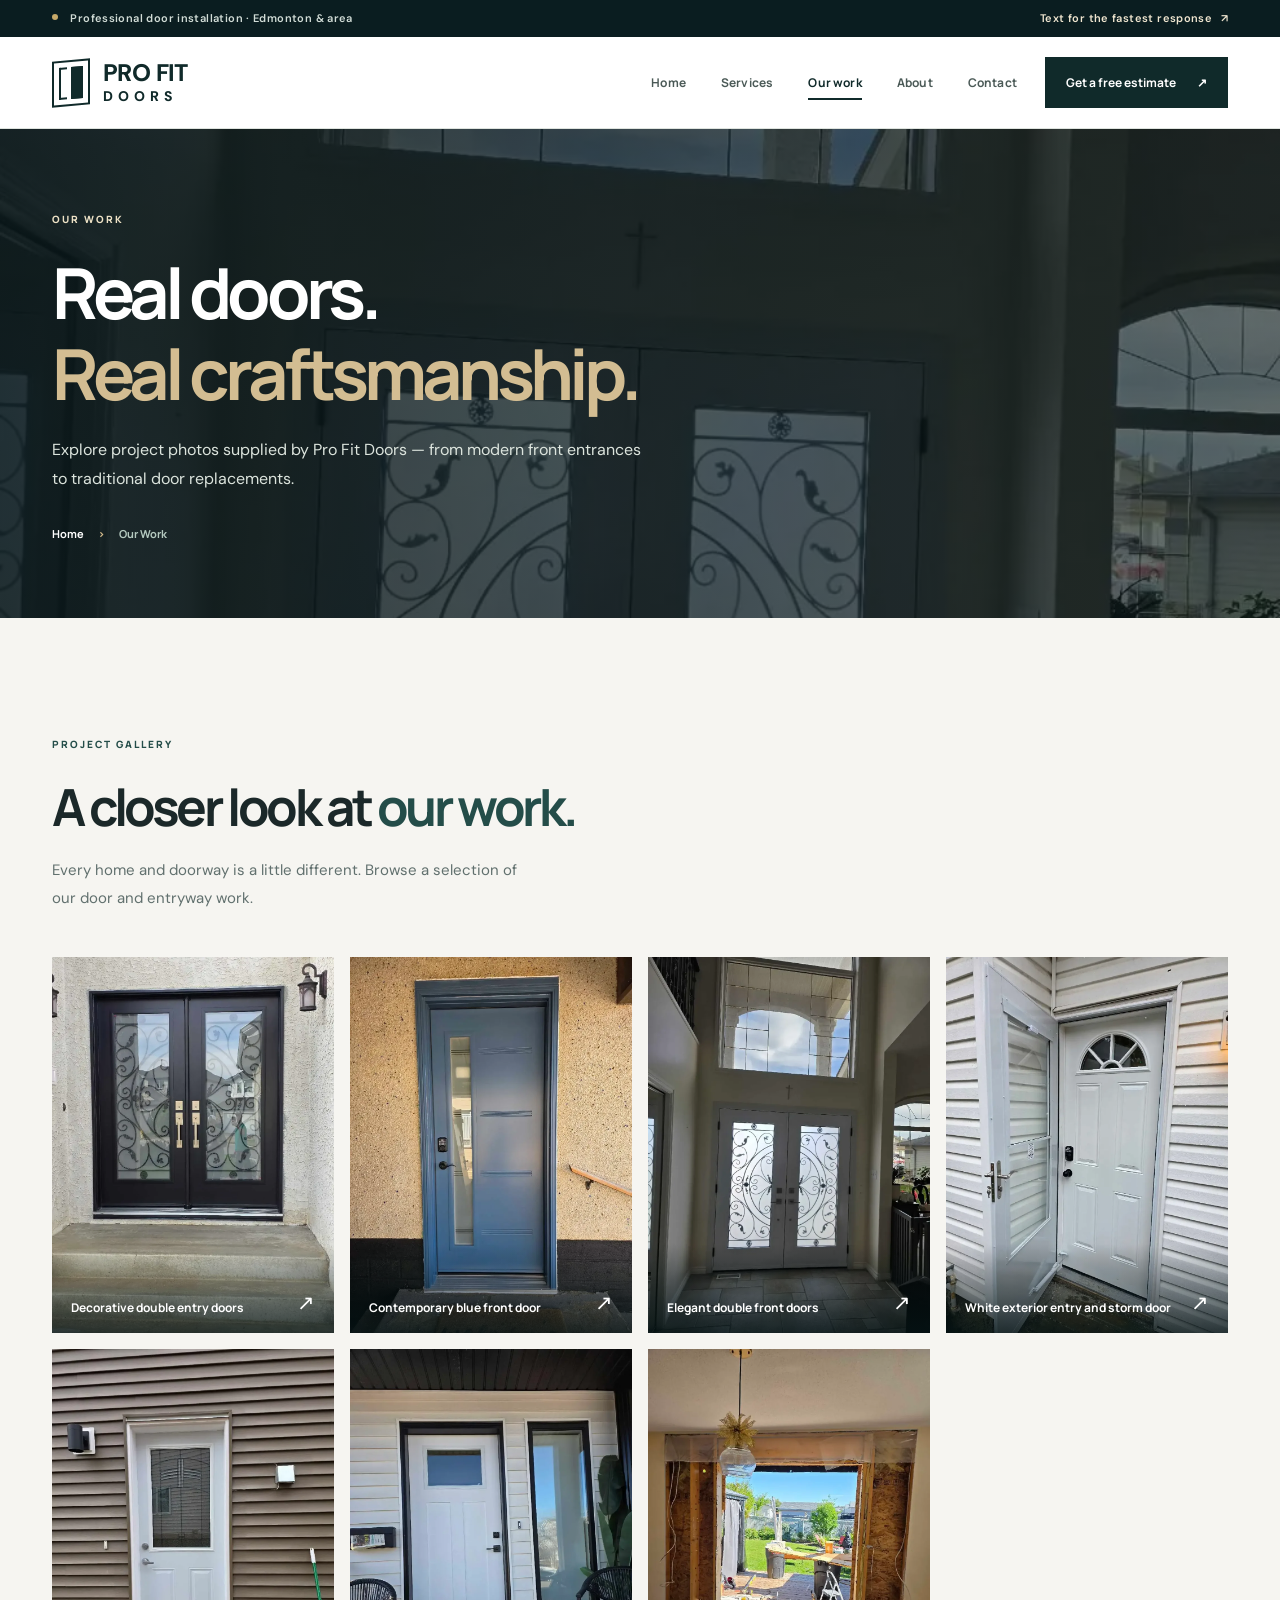
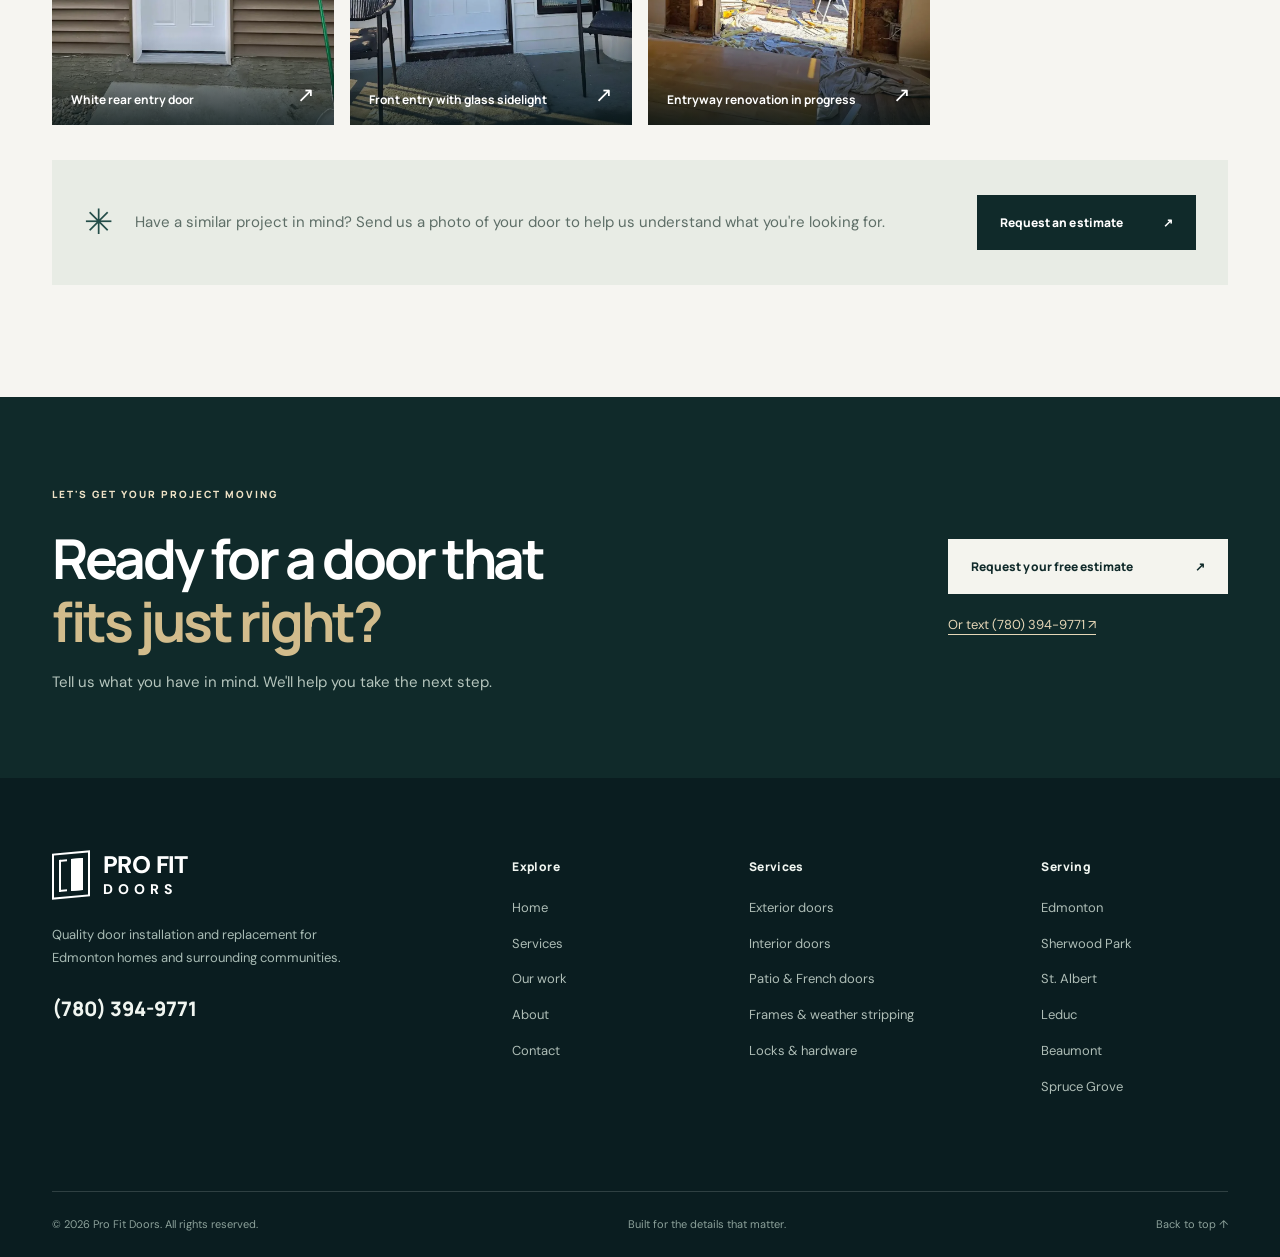
<file: our-work/index.html>
<!doctype html><html lang="en-CA"><head><meta charset="utf-8"><meta name="viewport" content="width=device-width,initial-scale=1"><meta name="theme-color" content="#102a2a"><meta name="description" content="Browse real door installation photos from Pro Fit Doors, serving Edmonton and surrounding areas."><meta property="og:type" content="website"><meta property="og:title" content="Door Installation Project Gallery | Pro Fit Doors"><meta property="og:description" content="Browse real door installation photos from Pro Fit Doors, serving Edmonton and surrounding areas."><meta property="og:image" content="/images/entry-double-black.webp"><link rel="icon" href="/favicon.svg" type="image/svg+xml"><link rel="preconnect" href="https://fonts.googleapis.com"><link rel="preconnect" href="https://fonts.gstatic.com" crossorigin><link href="https://fonts.googleapis.com/css2?family=DM+Sans:wght@400;500;600;700&family=Manrope:wght@400;500;600;700;800&display=swap" rel="stylesheet"><link rel="stylesheet" href="/styles.css"><title>Door Installation Project Gallery | Pro Fit Doors</title><script type="application/ld+json">{"@context":"https://schema.org","@type":"HomeAndConstructionBusiness","name":"Pro Fit Doors","description":"Residential door installation and replacement in Edmonton and surrounding areas.","telephone":"+1-780-394-9771","areaServed":[{"@type":"City","name":"Edmonton"},{"@type":"City","name":"Sherwood Park"},{"@type":"City","name":"St. Albert"},{"@type":"City","name":"Leduc"},{"@type":"City","name":"Beaumont"},{"@type":"City","name":"Spruce Grove"}],"hasOfferCatalog":{"@type":"OfferCatalog","name":"Door installation services","itemListElement":[{"@type":"OfferCatalog","name":"Exterior doors"},{"@type":"OfferCatalog","name":"Interior doors"},{"@type":"OfferCatalog","name":"Patio & French doors"},{"@type":"OfferCatalog","name":"Frames & weather stripping"},{"@type":"OfferCatalog","name":"Locks & hardware"}]}}</script><script defer src="/config.js"></script><script defer src="/main.js"></script></head><body id="top"><div class="topbar"><div class="shell top-inner"><span><span class="live-dot"></span> Professional door installation · Edmonton & area</span><a href="sms:+17803949771">Text for the fastest response <span>↗</span></a></div></div><header id="header" class="header"><div class="shell nav-wrap"><a href="/" class="brand" aria-label="Pro Fit Doors home"><span class="brand-icon"><span></span><span></span></span><span class="brand-copy"><b>PRO FIT</b><small>DOORS</small></span></a><nav class="desktop-nav" aria-label="Main navigation"><a  href="/">Home</a><a  href="/services/">Services</a><a aria-current="page" href="/our-work/">Our work</a><a  href="/about/">About</a><a  href="/contact/">Contact</a></nav><a href="/contact/" class="nav-cta">Get a free estimate <span>↗</span></a><button class="menu-toggle" id="menu-toggle" aria-label="Open navigation" aria-expanded="false" aria-controls="mobile-nav"><span></span><span></span><span></span></button></div><nav class="mobile-nav" id="mobile-nav" aria-label="Mobile navigation"><div class="mobile-nav-links"><a href="/" ><span>01</span>Home<b>↗</b></a><a href="/services/" ><span>02</span>Services<b>↗</b></a><a href="/our-work/" aria-current="page"><span>03</span>Our work<b>↗</b></a><a href="/about/" ><span>04</span>About<b>↗</b></a><a href="/contact/" ><span>05</span>Contact<b>↗</b></a></div><a class="button button-primary mobile-contact" href="sms:+17803949771">Text us for an estimate ↗</a><p>Edmonton & surrounding communities</p></nav></header><main id="main-content"><section class="page-hero"><div class="page-hero-bg" style="background-image:linear-gradient(90deg,rgba(10,24,27,.88),rgba(10,24,27,.60)),url('/images/entry-double-white.webp')"></div><div class="shell page-hero-inner"><span class="eyebrow light">OUR WORK</span><h1>Real doors.<br><em>Real craftsmanship.</em></h1><p>Explore project photos supplied by Pro Fit Doors — from modern front entrances to traditional door replacements.</p><div class="breadcrumbs"><a href="/">Home</a> <span>›</span> our work</div></div></section><section class="section"><div class="shell"><div class="section-intro " data-reveal><span class="eyebrow">PROJECT GALLERY</span><h2>A closer look at <em>our work.</em></h2><p>Every home and doorway is a little different. Browse a selection of our door and entryway work.</p></div><div class="photo-grid"><button class="photo-item photo-tall" type="button" data-lightbox="0" aria-label="View Decorative double entry doors" data-reveal><img src="/images/entry-double-black.webp" alt="Decorative double entry doors — Pro Fit Doors project photograph" loading="lazy" width="900" height="1200"><span class="photo-shade"><span>Decorative double entry doors</span><b>↗</b></span></button><button class="photo-item " type="button" data-lightbox="1" aria-label="View Contemporary blue front door" data-reveal><img src="/images/entry-modern-blue.webp" alt="Contemporary blue front door — Pro Fit Doors project photograph" loading="lazy" width="900" height="1200"><span class="photo-shade"><span>Contemporary blue front door</span><b>↗</b></span></button><button class="photo-item " type="button" data-lightbox="2" aria-label="View Elegant double front doors" data-reveal><img src="/images/entry-double-white.webp" alt="Elegant double front doors — Pro Fit Doors project photograph" loading="lazy" width="900" height="1200"><span class="photo-shade"><span>Elegant double front doors</span><b>↗</b></span></button><button class="photo-item " type="button" data-lightbox="3" aria-label="View White exterior entry and storm door" data-reveal><img src="/images/entry-white-storm.webp" alt="White exterior entry and storm door — Pro Fit Doors project photograph" loading="lazy" width="900" height="1200"><span class="photo-shade"><span>White exterior entry and storm door</span><b>↗</b></span></button><button class="photo-item " type="button" data-lightbox="4" aria-label="View White rear entry door" data-reveal><img src="/images/back-door-white.webp" alt="White rear entry door — Pro Fit Doors project photograph" loading="lazy" width="900" height="1200"><span class="photo-shade"><span>White rear entry door</span><b>↗</b></span></button><button class="photo-item " type="button" data-lightbox="5" aria-label="View Front entry with glass sidelight" data-reveal><img src="/images/entry-sidelight.webp" alt="Front entry with glass sidelight — Pro Fit Doors project photograph" loading="lazy" width="900" height="1200"><span class="photo-shade"><span>Front entry with glass sidelight</span><b>↗</b></span></button><button class="photo-item " type="button" data-lightbox="6" aria-label="View Entryway renovation in progress" data-reveal><img src="/images/doorway-renovation.webp" alt="Entryway renovation in progress — Pro Fit Doors project photograph" loading="lazy" width="900" height="1200"><span class="photo-shade"><span>Entryway renovation in progress</span><b>↗</b></span></button></div><div class="gallery-disclaimer"><span>✳</span><p>Have a similar project in mind? Send us a photo of your door to help us understand what you're looking for.</p><a class="button button-primary" href="/contact/">Request an estimate <span>↗</span></a></div></div></section></main><section class="bottom-cta"><div class="shell bottom-cta-inner"><div><span class="eyebrow light">LET'S GET YOUR PROJECT MOVING</span><h2>Ready for a door that<br><em>fits just right?</em></h2><p>Tell us what you have in mind. We'll help you take the next step.</p></div><div class="bottom-cta-actions"><a class="button button-white" href="/contact/">Request your free estimate <span>↗</span></a><a class="underlined-light" href="sms:+17803949771">Or text (780) 394-9771 ↗</a></div></div></section><footer class="footer"><div class="shell"><div class="footer-main"><div class="footer-brand"><a href="/" class="brand brand-footer"><span class="brand-icon"><span></span><span></span></span><span class="brand-copy"><b>PRO FIT</b><small>DOORS</small></span></a><p>Quality door installation and replacement for Edmonton homes and surrounding communities.</p><a href="tel:+17803949771" class="footer-number">(780) 394-9771</a></div><div><h3>Explore</h3><a href="/">Home</a><a href="/services/">Services</a><a href="/our-work/">Our work</a><a href="/about/">About</a><a href="/contact/">Contact</a></div><div><h3>Services</h3><a href="/services/#exterior-doors">Exterior doors</a><a href="/services/#interior-doors">Interior doors</a><a href="/services/#patio-french-doors">Patio & French doors</a><a href="/services/#repairs-weatherstripping">Frames & weather stripping</a><a href="/services/#locks-hardware">Locks & hardware</a></div><div><h3>Serving</h3><span>Edmonton</span><span>Sherwood Park</span><span>St. Albert</span><span>Leduc</span><span>Beaumont</span><span>Spruce Grove</span></div></div><div class="footer-bottom"><span>© <span id="year">2026</span> Pro Fit Doors. All rights reserved.</span><span>Built for the details that matter.</span><a href="#top">Back to top ↑</a></div></div></footer><dialog class="lightbox" id="lightbox" aria-label="Project photo viewer"><button class="lightbox-close" aria-label="Close photo viewer">×</button><button class="lightbox-prev" aria-label="Previous photo">‹</button><figure><img alt=""><figcaption></figcaption></figure><button class="lightbox-next" aria-label="Next photo">›</button><div class="lightbox-count"></div></dialog></body></html>
</file>
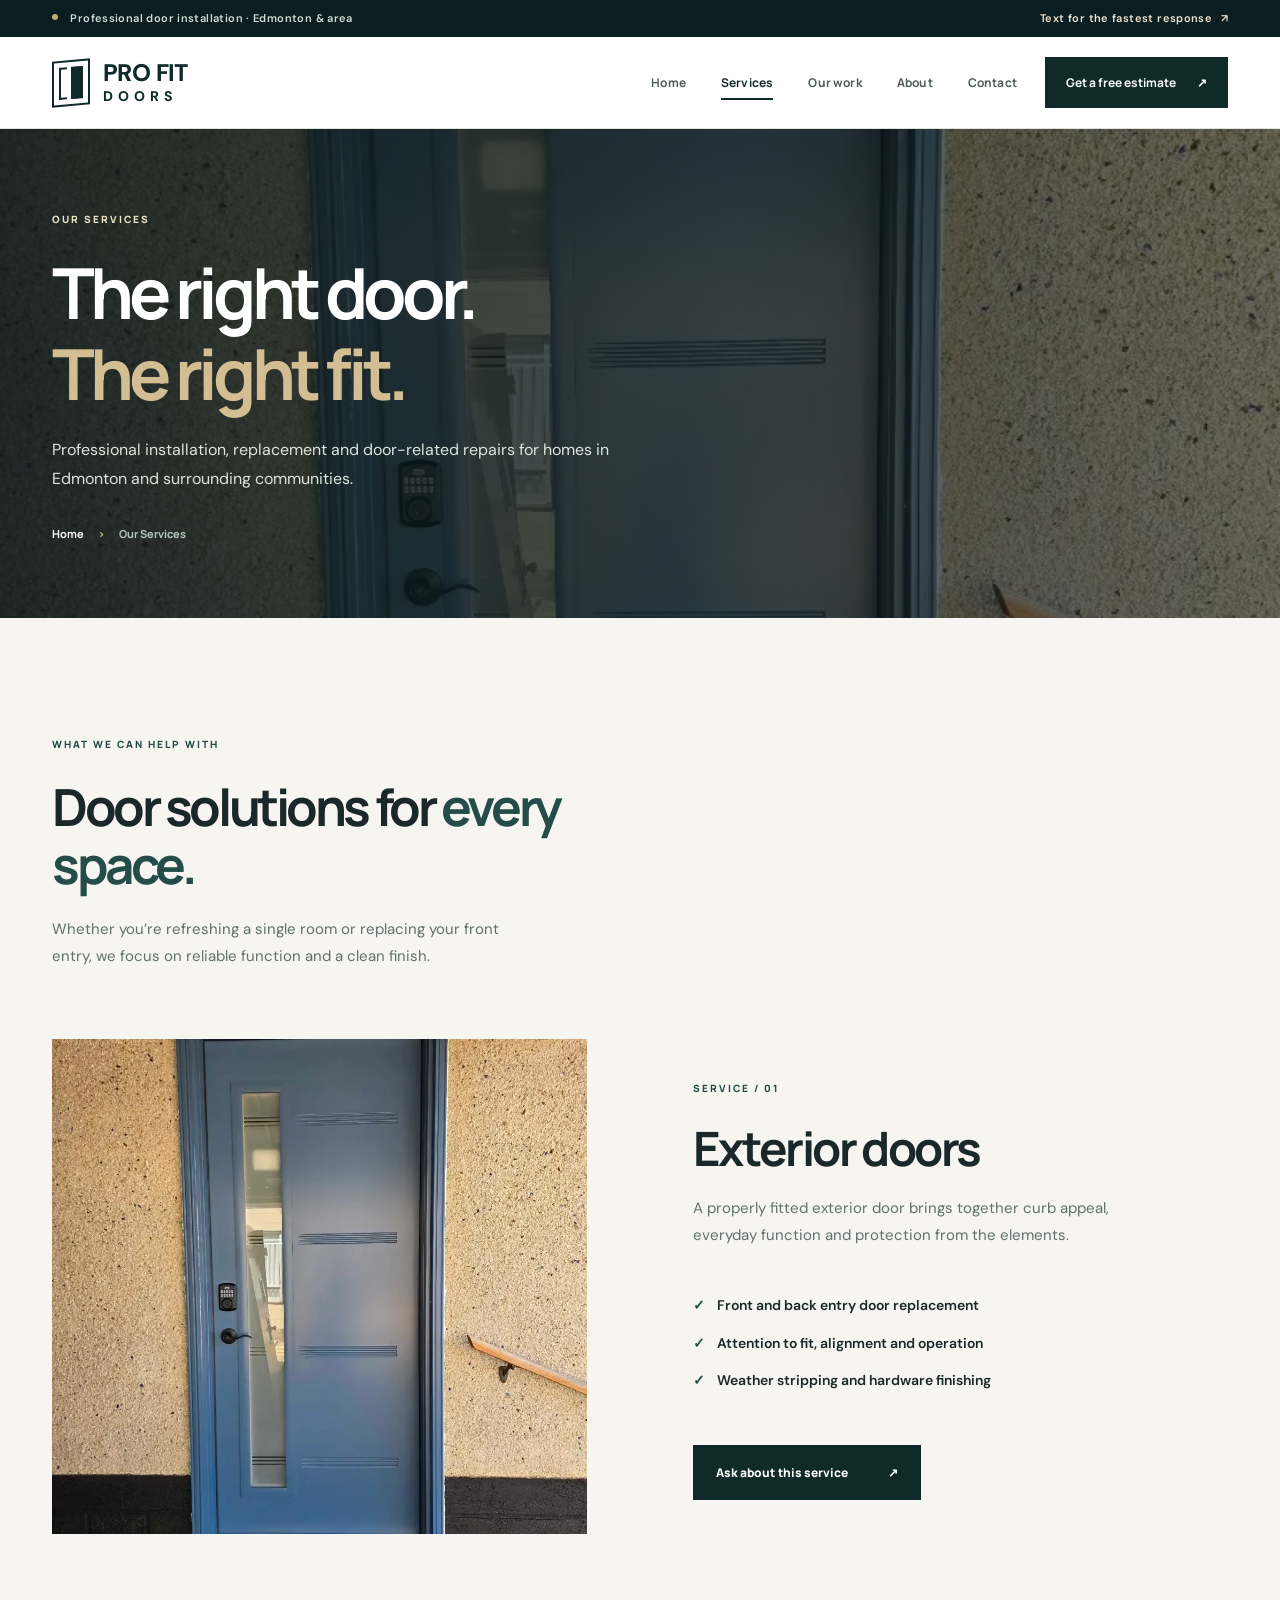
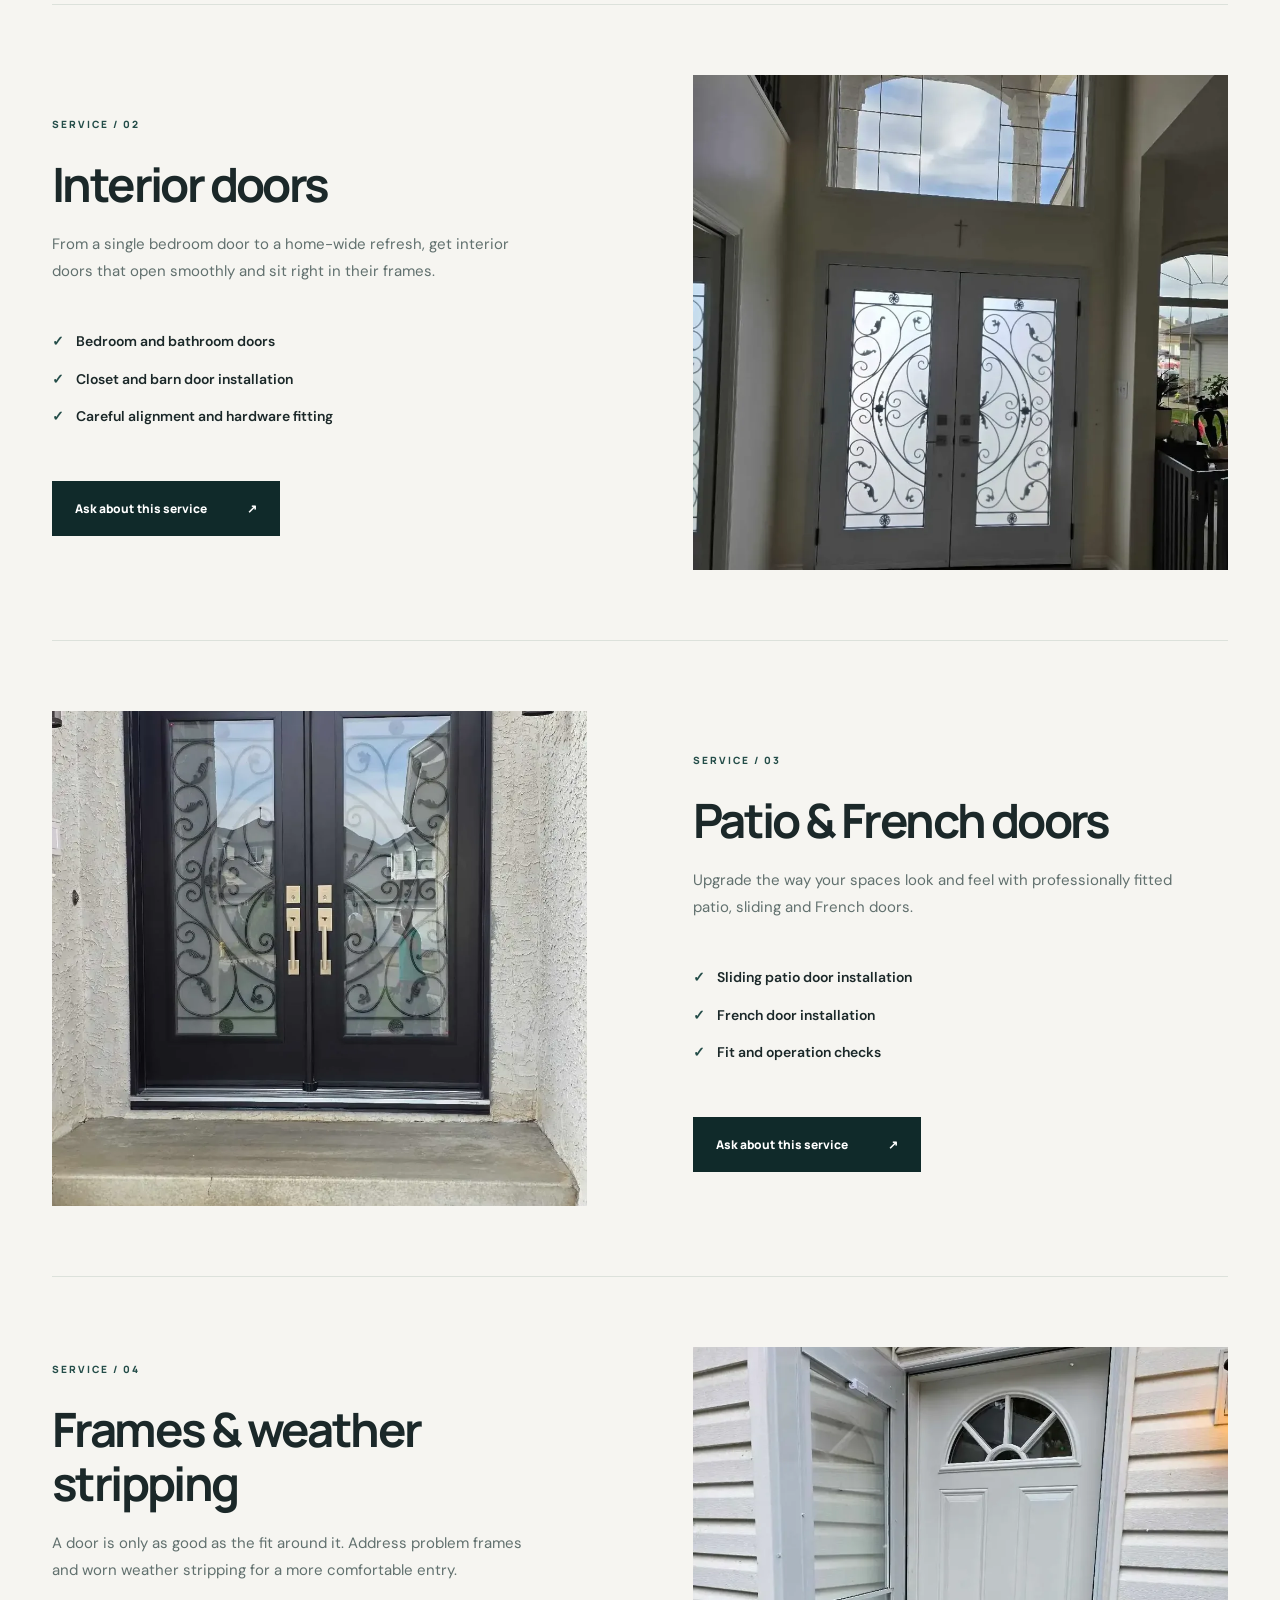
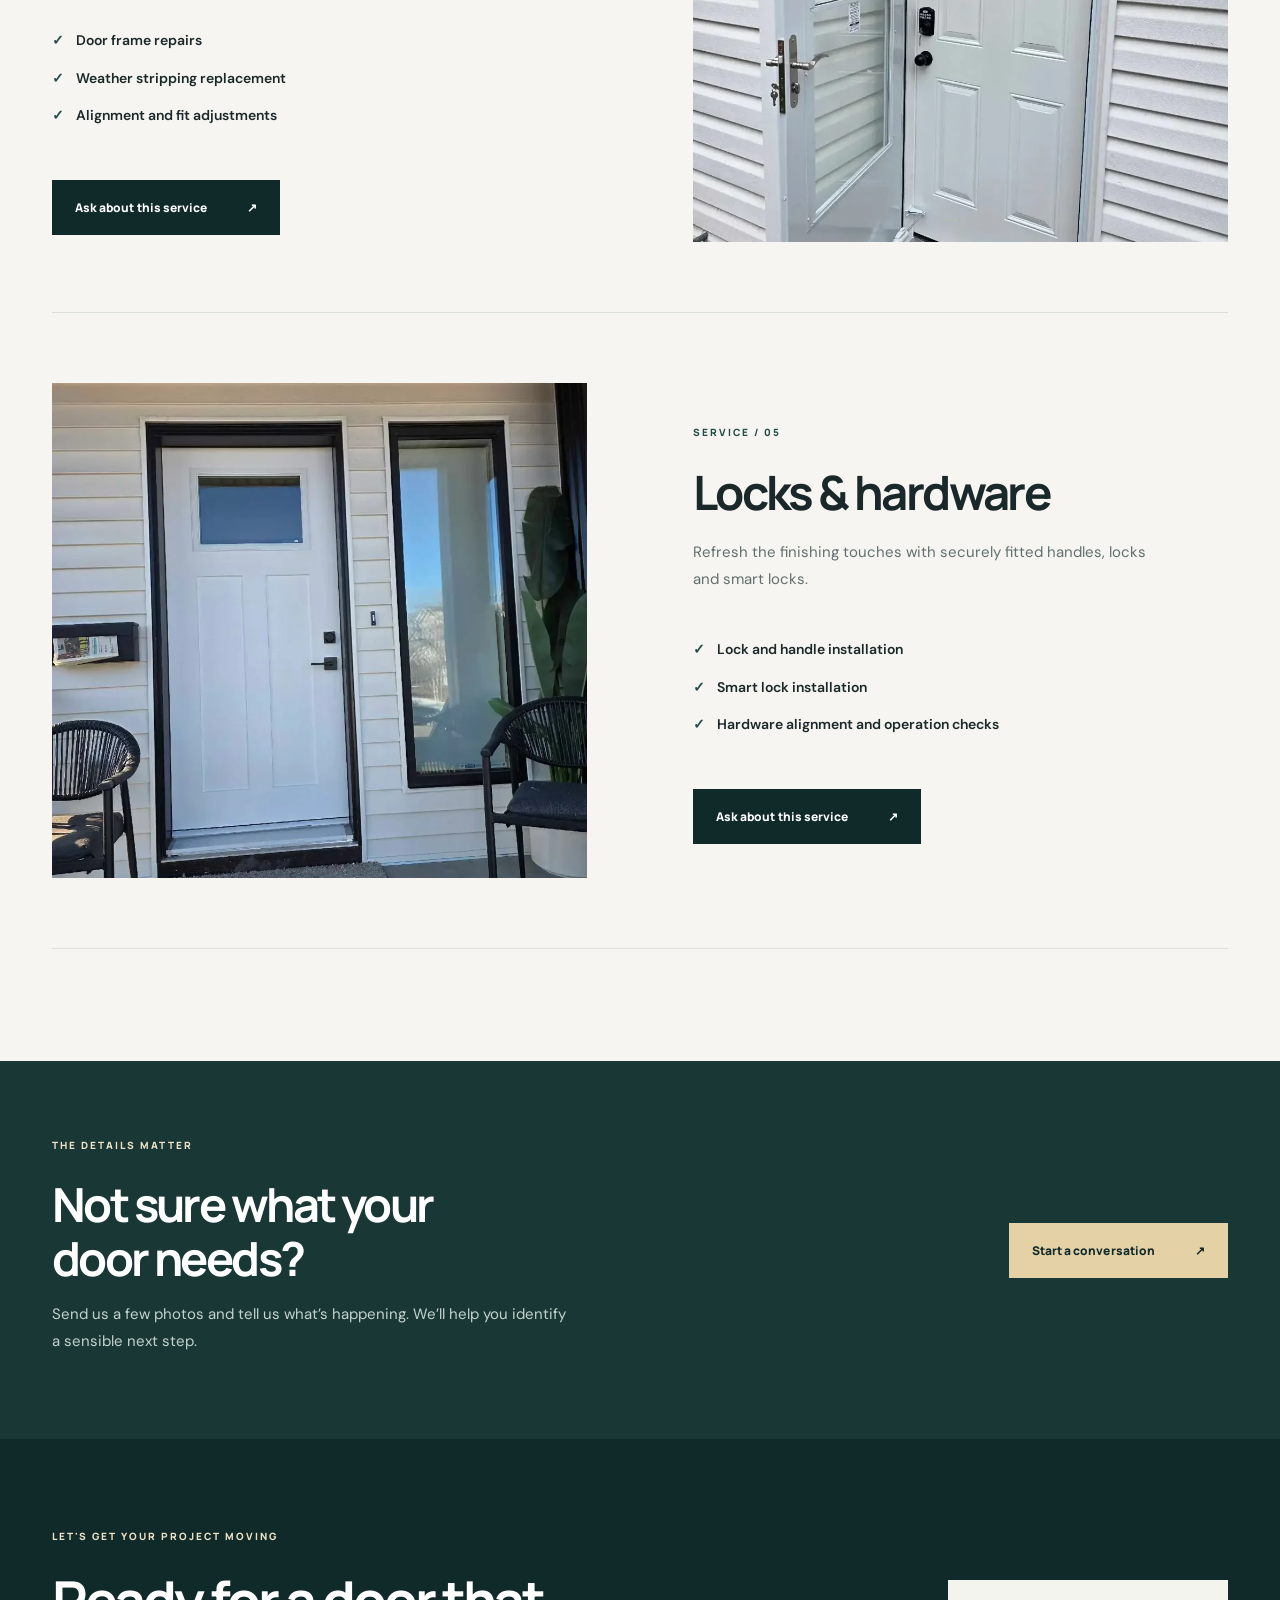
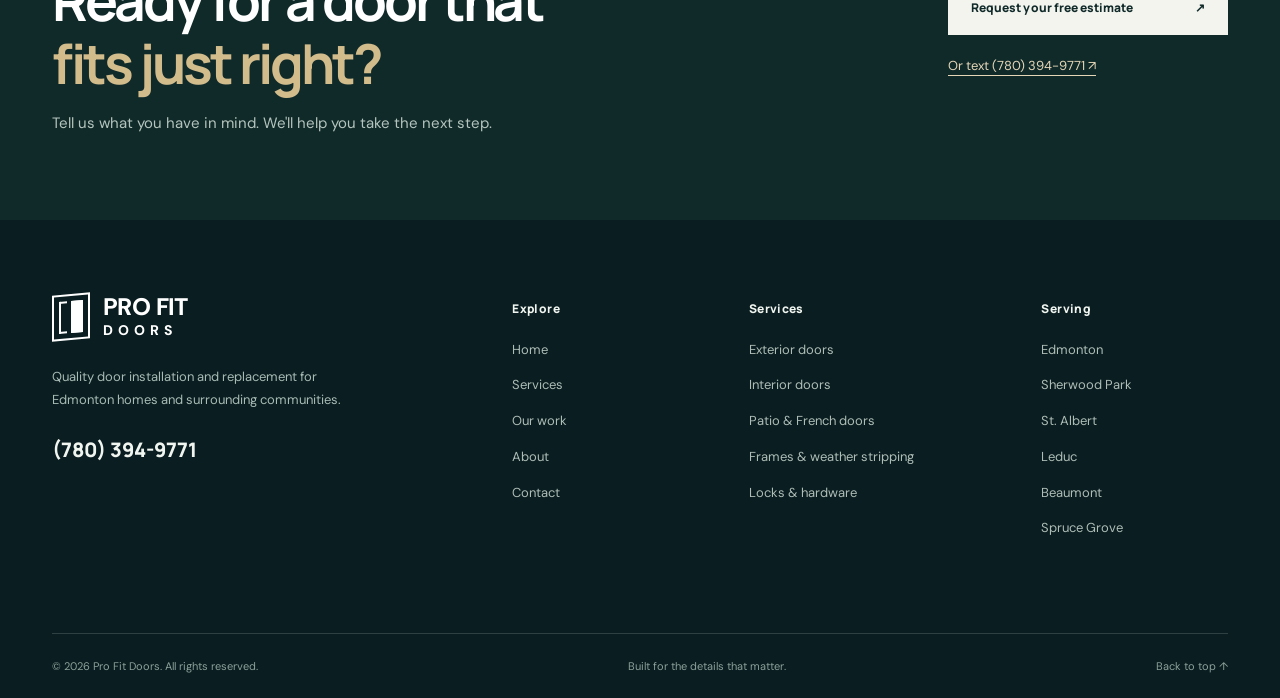
<file: services/index.html>
<!doctype html><html lang="en-CA"><head><meta charset="utf-8"><meta name="viewport" content="width=device-width,initial-scale=1"><meta name="theme-color" content="#102a2a"><meta name="description" content="Explore exterior and interior door installation, patio and French doors, frame repair, weather stripping and smart lock installation from Pro Fit Doors."><meta property="og:type" content="website"><meta property="og:title" content="Door Installation & Replacement Services | Pro Fit Doors"><meta property="og:description" content="Explore exterior and interior door installation, patio and French doors, frame repair, weather stripping and smart lock installation from Pro Fit Doors."><meta property="og:image" content="/images/entry-double-black.webp"><link rel="icon" href="/favicon.svg" type="image/svg+xml"><link rel="preconnect" href="https://fonts.googleapis.com"><link rel="preconnect" href="https://fonts.gstatic.com" crossorigin><link href="https://fonts.googleapis.com/css2?family=DM+Sans:wght@400;500;600;700&family=Manrope:wght@400;500;600;700;800&display=swap" rel="stylesheet"><link rel="stylesheet" href="/styles.css"><title>Door Installation & Replacement Services | Pro Fit Doors</title><script type="application/ld+json">{"@context":"https://schema.org","@type":"HomeAndConstructionBusiness","name":"Pro Fit Doors","description":"Residential door installation and replacement in Edmonton and surrounding areas.","telephone":"+1-780-394-9771","areaServed":[{"@type":"City","name":"Edmonton"},{"@type":"City","name":"Sherwood Park"},{"@type":"City","name":"St. Albert"},{"@type":"City","name":"Leduc"},{"@type":"City","name":"Beaumont"},{"@type":"City","name":"Spruce Grove"}],"hasOfferCatalog":{"@type":"OfferCatalog","name":"Door installation services","itemListElement":[{"@type":"OfferCatalog","name":"Exterior doors"},{"@type":"OfferCatalog","name":"Interior doors"},{"@type":"OfferCatalog","name":"Patio & French doors"},{"@type":"OfferCatalog","name":"Frames & weather stripping"},{"@type":"OfferCatalog","name":"Locks & hardware"}]}}</script><script defer src="/config.js"></script><script defer src="/main.js"></script></head><body id="top"><div class="topbar"><div class="shell top-inner"><span><span class="live-dot"></span> Professional door installation · Edmonton & area</span><a href="sms:+17803949771">Text for the fastest response <span>↗</span></a></div></div><header id="header" class="header"><div class="shell nav-wrap"><a href="/" class="brand" aria-label="Pro Fit Doors home"><span class="brand-icon"><span></span><span></span></span><span class="brand-copy"><b>PRO FIT</b><small>DOORS</small></span></a><nav class="desktop-nav" aria-label="Main navigation"><a  href="/">Home</a><a aria-current="page" href="/services/">Services</a><a  href="/our-work/">Our work</a><a  href="/about/">About</a><a  href="/contact/">Contact</a></nav><a href="/contact/" class="nav-cta">Get a free estimate <span>↗</span></a><button class="menu-toggle" id="menu-toggle" aria-label="Open navigation" aria-expanded="false" aria-controls="mobile-nav"><span></span><span></span><span></span></button></div><nav class="mobile-nav" id="mobile-nav" aria-label="Mobile navigation"><div class="mobile-nav-links"><a href="/" ><span>01</span>Home<b>↗</b></a><a href="/services/" aria-current="page"><span>02</span>Services<b>↗</b></a><a href="/our-work/" ><span>03</span>Our work<b>↗</b></a><a href="/about/" ><span>04</span>About<b>↗</b></a><a href="/contact/" ><span>05</span>Contact<b>↗</b></a></div><a class="button button-primary mobile-contact" href="sms:+17803949771">Text us for an estimate ↗</a><p>Edmonton & surrounding communities</p></nav></header><main id="main-content"><section class="page-hero"><div class="page-hero-bg" style="background-image:linear-gradient(90deg,rgba(10,24,27,.88),rgba(10,24,27,.60)),url('/images/entry-modern-blue.webp')"></div><div class="shell page-hero-inner"><span class="eyebrow light">OUR SERVICES</span><h1>The right door.<br><em>The right fit.</em></h1><p>Professional installation, replacement and door-related repairs for homes in Edmonton and surrounding communities.</p><div class="breadcrumbs"><a href="/">Home</a> <span>›</span> our services</div></div></section><section class="section"><div class="shell"><div class="section-intro " data-reveal><span class="eyebrow">WHAT WE CAN HELP WITH</span><h2>Door solutions for <em>every space.</em></h2><p>Whether you’re refreshing a single room or replacing your front entry, we focus on reliable function and a clean finish.</p></div><article id="exterior-doors" class="service-detail "><div class="service-detail-image" data-reveal><img src="/images/entry-modern-blue.webp" alt="Front and back door installation" loading="lazy" width="900" height="1200"></div><div class="service-detail-content" data-reveal><span class="eyebrow">SERVICE / 01</span><h2>Exterior doors</h2><p>A properly fitted exterior door brings together curb appeal, everyday function and protection from the elements.</p><ul class="simple-features"><li><span>✓</span>Front and back entry door replacement</li><li><span>✓</span>Attention to fit, alignment and operation</li><li><span>✓</span>Weather stripping and hardware finishing</li></ul><a class="button button-primary" href="/contact/?service=Exterior%20doors">Ask about this service <span>↗</span></a></div></article><article id="interior-doors" class="service-detail reverse"><div class="service-detail-image" data-reveal><img src="/images/entry-double-white.webp" alt="Bedroom, bathroom, closet & barn doors" loading="lazy" width="900" height="1200"></div><div class="service-detail-content" data-reveal><span class="eyebrow">SERVICE / 02</span><h2>Interior doors</h2><p>From a single bedroom door to a home-wide refresh, get interior doors that open smoothly and sit right in their frames.</p><ul class="simple-features"><li><span>✓</span>Bedroom and bathroom doors</li><li><span>✓</span>Closet and barn door installation</li><li><span>✓</span>Careful alignment and hardware fitting</li></ul><a class="button button-primary" href="/contact/?service=Interior%20doors">Ask about this service <span>↗</span></a></div></article><article id="patio-french-doors" class="service-detail "><div class="service-detail-image" data-reveal><img src="/images/entry-double-black.webp" alt="Beautiful connections between spaces" loading="lazy" width="900" height="1200"></div><div class="service-detail-content" data-reveal><span class="eyebrow">SERVICE / 03</span><h2>Patio & French doors</h2><p>Upgrade the way your spaces look and feel with professionally fitted patio, sliding and French doors.</p><ul class="simple-features"><li><span>✓</span>Sliding patio door installation</li><li><span>✓</span>French door installation</li><li><span>✓</span>Fit and operation checks</li></ul><a class="button button-primary" href="/contact/?service=Patio%20%26%20French%20doors">Ask about this service <span>↗</span></a></div></article><article id="repairs-weatherstripping" class="service-detail reverse"><div class="service-detail-image" data-reveal><img src="/images/entry-white-storm.webp" alt="Fix the details that make a difference" loading="lazy" width="900" height="1200"></div><div class="service-detail-content" data-reveal><span class="eyebrow">SERVICE / 04</span><h2>Frames & weather stripping</h2><p>A door is only as good as the fit around it. Address problem frames and worn weather stripping for a more comfortable entry.</p><ul class="simple-features"><li><span>✓</span>Door frame repairs</li><li><span>✓</span>Weather stripping replacement</li><li><span>✓</span>Alignment and fit adjustments</li></ul><a class="button button-primary" href="/contact/?service=Frames%20%26%20weather%20stripping">Ask about this service <span>↗</span></a></div></article><article id="locks-hardware" class="service-detail "><div class="service-detail-image" data-reveal><img src="/images/entry-sidelight.webp" alt="Handles, locks & smart lock installation" loading="lazy" width="900" height="1200"></div><div class="service-detail-content" data-reveal><span class="eyebrow">SERVICE / 05</span><h2>Locks & hardware</h2><p>Refresh the finishing touches with securely fitted handles, locks and smart locks.</p><ul class="simple-features"><li><span>✓</span>Lock and handle installation</li><li><span>✓</span>Smart lock installation</li><li><span>✓</span>Hardware alignment and operation checks</li></ul><a class="button button-primary" href="/contact/?service=Locks%20%26%20hardware">Ask about this service <span>↗</span></a></div></article></div></section><section class="dark-band"><div class="shell dark-band-inner"><div><span class="eyebrow light">THE DETAILS MATTER</span><h2>Not sure what your<br>door needs?</h2><p>Send us a few photos and tell us what’s happening. We’ll help you identify a sensible next step.</p></div><a class="button button-primary" href="sms:+17803949771">Start a conversation <span>↗</span></a></div></section></main><section class="bottom-cta"><div class="shell bottom-cta-inner"><div><span class="eyebrow light">LET'S GET YOUR PROJECT MOVING</span><h2>Ready for a door that<br><em>fits just right?</em></h2><p>Tell us what you have in mind. We'll help you take the next step.</p></div><div class="bottom-cta-actions"><a class="button button-white" href="/contact/">Request your free estimate <span>↗</span></a><a class="underlined-light" href="sms:+17803949771">Or text (780) 394-9771 ↗</a></div></div></section><footer class="footer"><div class="shell"><div class="footer-main"><div class="footer-brand"><a href="/" class="brand brand-footer"><span class="brand-icon"><span></span><span></span></span><span class="brand-copy"><b>PRO FIT</b><small>DOORS</small></span></a><p>Quality door installation and replacement for Edmonton homes and surrounding communities.</p><a href="tel:+17803949771" class="footer-number">(780) 394-9771</a></div><div><h3>Explore</h3><a href="/">Home</a><a href="/services/">Services</a><a href="/our-work/">Our work</a><a href="/about/">About</a><a href="/contact/">Contact</a></div><div><h3>Services</h3><a href="/services/#exterior-doors">Exterior doors</a><a href="/services/#interior-doors">Interior doors</a><a href="/services/#patio-french-doors">Patio & French doors</a><a href="/services/#repairs-weatherstripping">Frames & weather stripping</a><a href="/services/#locks-hardware">Locks & hardware</a></div><div><h3>Serving</h3><span>Edmonton</span><span>Sherwood Park</span><span>St. Albert</span><span>Leduc</span><span>Beaumont</span><span>Spruce Grove</span></div></div><div class="footer-bottom"><span>© <span id="year">2026</span> Pro Fit Doors. All rights reserved.</span><span>Built for the details that matter.</span><a href="#top">Back to top ↑</a></div></div></footer><dialog class="lightbox" id="lightbox" aria-label="Project photo viewer"><button class="lightbox-close" aria-label="Close photo viewer">×</button><button class="lightbox-prev" aria-label="Previous photo">‹</button><figure><img alt=""><figcaption></figcaption></figure><button class="lightbox-next" aria-label="Next photo">›</button><div class="lightbox-count"></div></dialog></body></html>
</file>
<file: styles.css>
:root{--forest:#102a2a;--forest-deep:#0a1d20;--teal:#244d49;--cream:#f6f5f1;--white:#fff;--ink:#1b2829;--muted:#61706e;--line:#dce1db;--gold:#cbb88b;--font:'Manrope',sans-serif}*{box-sizing:border-box}html{scroll-behavior:smooth;scroll-padding-top:110px}body{margin:0;color:var(--ink);background:var(--cream);font:15px/1.75 'DM Sans',sans-serif;-webkit-font-smoothing:antialiased}body.menu-open{overflow:hidden}h1,h2,h3,h4,p{margin-top:0}h1,h2,h3,h4{font-family:var(--font);line-height:1.14;letter-spacing:-.055em}h1 em,h2 em{font-style:normal;color:var(--teal)}a{text-decoration:none;color:inherit}button,input,select,textarea{font:inherit}button{cursor:pointer}img{display:block;max-width:100%}::selection{background:var(--gold);color:var(--forest)}:focus-visible{outline:3px solid #c5ad70;outline-offset:4px}.shell{width:min(1370px,calc(100% - 104px));margin:auto}.topbar{background:var(--forest-deep);color:#d1dcd6;font-size:11px;font-weight:600;letter-spacing:.035em}.top-inner{height:37px;display:flex;align-items:center;justify-content:space-between}.top-inner a{color:#f0e6d0}.top-inner a span{margin-left:5px}.live-dot{display:inline-block;background:#c6a969;border-radius:50%;width:6px;height:6px;margin-right:9px;vertical-align:2px}.header{height:91px;background:var(--white);position:relative;z-index:100;box-shadow:0 1px 0 #dee3de}.nav-wrap{height:100%;display:flex;align-items:center;justify-content:space-between;gap:28px}.brand{display:inline-flex;align-items:center;gap:13px;flex-shrink:0}.brand-icon{height:46px;width:38px;border:2.5px solid var(--forest);display:flex;align-items:stretch;padding:5px;gap:4px;transform:skewY(-5deg)}.brand-icon span:first-child{height:100%;width:8px;border:2px solid var(--forest);border-right:0}.brand-icon span:last-child{flex:1;border:2px solid var(--forest);background:var(--forest)}.brand-copy{display:flex;flex-direction:column;line-height:.97;letter-spacing:-.04em;color:var(--forest)}.brand-copy b{font-size:24px;font-weight:800}.brand-copy small{font-size:14px;font-weight:800;letter-spacing:.35em;margin-top:6px}.desktop-nav{display:flex;align-items:center;gap:35px;margin-left:auto}.desktop-nav a{font:700 12px var(--font);letter-spacing:.015em;padding:37px 0;position:relative;color:#4b5a57;transition:color .2s}.desktop-nav a:hover,.desktop-nav a[aria-current]{color:var(--forest)}.desktop-nav a[aria-current]:after{content:'';position:absolute;height:2px;background:var(--forest);bottom:28px;left:0;right:0}.nav-cta{background:var(--forest);color:white;padding:17px 21px;font:700 12px var(--font);transition:background .2s,transform .2s;white-space:nowrap}.nav-cta:hover{background:#2b5148;transform:translateY(-2px)}.nav-cta span{margin-left:19px}.menu-toggle{display:none;width:48px;height:48px;border:1px solid var(--line);background:transparent;flex-direction:column;align-items:center;justify-content:center;gap:5px;z-index:102}.menu-toggle span{width:21px;height:2px;background:var(--forest);transition:transform .25s,opacity .25s}.mobile-nav{display:none}.hero{position:relative;min-height:710px;background:var(--forest-deep);color:white;overflow:hidden;display:flex;align-items:center}.hero-image{position:absolute;inset:0;background-image:url('/images/entry-double-black.webp');background-position:75% 49%;background-size:cover;transform:scale(1.08);animation:heroZoom 1.9s cubic-bezier(.22,1,.36,1) both}.hero-overlay{position:absolute;inset:0;background:linear-gradient(90deg,rgba(7,24,25,.98) 0%,rgba(7,24,25,.90) 29%,rgba(7,24,25,.64) 53%,rgba(7,24,25,.11) 100%)}.hero:after{content:'';position:absolute;inset:0;pointer-events:none;background:linear-gradient(0deg,rgba(0,0,0,.23),transparent 30%)}.hero-content{position:relative;z-index:2;padding:80px 0 105px}.eyebrow{font:800 10px var(--font);letter-spacing:.2em;color:var(--teal);display:inline-flex;align-items:center;gap:11px;text-transform:uppercase;margin-bottom:26px}.eyebrow.light{color:#eee2c6}.gold-line{width:27px;height:1px;background:var(--gold);display:inline-block}.hero h1{font-size:clamp(55px,5.8vw,94px);font-weight:700;line-height:1.04;letter-spacing:-.075em;margin-bottom:26px;max-width:900px;animation:fadeRise .9s .15s both}.hero h1 em{color:#d7c395}.hero-content>p{font-size:17px;line-height:1.75;color:#d9e0da;max-width:510px;margin-bottom:32px;animation:fadeRise .9s .26s both}.hero-actions{display:flex;gap:11px;flex-wrap:wrap;animation:fadeRise .9s .34s both}.button{display:inline-flex;justify-content:space-between;align-items:center;gap:40px;min-height:55px;padding:16px 22px;font:800 12px var(--font);letter-spacing:.005em;border:1px solid transparent;transition:background .25s,color .25s,border .25s,transform .25s;white-space:nowrap}.button:hover{transform:translateY(-3px)}.button-primary{background:#e4d1a8;color:var(--forest-deep)}.button-primary:hover{background:#f0e0bb}.button-outline{border-color:rgba(255,255,255,.52);background:transparent;color:white}.button-outline:hover{background:white;color:var(--forest)}.hero-note{margin-top:43px;color:#dce2df;font-size:12px;display:flex;align-items:center;gap:15px;animation:fadeRise .9s .46s both}.mini-check{width:20px;height:20px;display:grid;place-items:center;background:#b6aa7a;color:#142727;border-radius:50%;font-size:11px;font-weight:bold}.note-divider{width:3px;height:3px;border-radius:50%;background:#c1b38a}.hero-side-label{position:absolute;right:25px;top:50%;transform:rotate(90deg) translateX(50%);transform-origin:right center;font:700 10px var(--font);letter-spacing:.2em;color:#fff9;z-index:3}.hero-scroll{position:absolute;bottom:37px;right:55px;z-index:3;font:800 9px var(--font);letter-spacing:.2em;color:#eee}.hero-scroll span{font-size:20px;vertical-align:-2px;margin-left:8px}.promise-strip{background:#fff;border-bottom:1px solid var(--line)}.promises{display:grid;grid-template-columns:repeat(3,1fr);padding:30px 0}.promises>div{display:grid;grid-template-columns:60px 1fr;grid-template-rows:1fr 1fr;align-items:center;padding:10px 20px 10px 0;border-right:1px solid var(--line)}.promises>div:last-child{border:0;padding-left:44px}.promises>div:nth-child(2){padding-left:44px}.promises span{grid-row:1/3;color:#a6a77c;font:800 13px var(--font)}.promises b{font:800 13px var(--font);letter-spacing:-.02em}.promises small{color:var(--muted);font-size:12px}.section{padding:112px 0}.section.pad-top{padding-top:120px}.section-intro{max-width:620px;margin-bottom:44px}.section-intro h2,.feature-text h2,.about-story h2,.contact-aside h2,.about-bottom h2{font-size:clamp(37px,4vw,62px);font-weight:700;letter-spacing:-.067em;margin:0 0 22px}.section-intro p{color:var(--muted);font-size:15px;max-width:480px;line-height:1.85;margin:0}.section-intro.center{text-align:center;margin:0 auto 59px}.section-intro.center p{margin:auto}.split-intro{display:flex;align-items:flex-end;justify-content:space-between;gap:20px}.split-action{margin-bottom:48px}.split-action .button{border-color:#bbc6c0;color:var(--forest)}.split-action .button:hover{background:var(--forest);color:white}.service-grid{display:grid;grid-template-columns:repeat(3,1fr);gap:16px}.service-card{background:#fff;border:1px solid #e2e7e1;padding:28px 30px 31px;min-height:238px;display:flex;flex-direction:column;justify-content:space-between;position:relative;overflow:hidden;transition:transform .32s,background .32s,border-color .32s}.service-card:hover{transform:translateY(-6px);background:var(--forest);border-color:var(--forest);color:white}.service-number{display:flex;align-items:center;justify-content:space-between;font:700 12px var(--font);color:#97a29d}.service-number span{font-size:22px;color:var(--forest);font-weight:400;transition:color .3s}.service-card:hover .service-number span{color:#d8c59b}.service-card h3{font-size:24px;margin:0 0 9px;letter-spacing:-.04em}.service-card p{font-size:13px;color:var(--muted);margin:0}.service-card:hover p{color:#b7c9c2}.card-line{position:absolute;width:100%;height:3px;background:#d2be91;bottom:0;left:0;transform:scaleX(0);transform-origin:left;transition:transform .3s}.service-card:hover .card-line{transform:scaleX(1)}.feature-section{background:#e8ebe5}.feature-layout{display:grid;grid-template-columns:1fr 1fr;gap:clamp(48px,8vw,135px);align-items:center}.feature-images{position:relative;min-height:590px;padding-right:70px;padding-bottom:80px}.feature-main{height:550px;width:100%;object-fit:cover;object-position:center 35%}.feature-small{position:absolute;bottom:0;right:0;width:45%;height:280px;border:8px solid #e8ebe5}.feature-small img{height:100%;width:100%;object-fit:cover}.feature-stamp{position:absolute;top:30px;right:25px;background:#e5d1a6;color:var(--forest);width:113px;height:113px;border-radius:100%;font:800 10px/1.6 var(--font);letter-spacing:.1em;display:flex;flex-direction:column;align-items:center;justify-content:center;text-align:center;transform:rotate(9deg);box-shadow:0 12px 35px #0002}.feature-stamp span{font-size:21px}.feature-text p{color:#63716b;font-size:15px;line-height:1.9;max-width:510px}.check-list{padding:0;list-style:none;margin:30px 0 36px}.check-list li{padding:15px 0 15px 34px;position:relative;border-top:1px solid #cfd8cf}.check-list li:before{content:'✓';position:absolute;top:15px;left:0;color:var(--teal);font-weight:bold}.check-list li b{display:block;font:800 14px var(--font)}.check-list li span{display:block;color:#677570;font-size:13px;margin-top:5px}.feature-text .button{background:var(--forest);color:white}.gallery-section{background:#fff}.gallery-section .split-action .button{color:var(--forest)}.photo-grid{display:grid;grid-template-columns:repeat(4,1fr);gap:16px}.photo-item{position:relative;border:0;padding:0;aspect-ratio:3/4;overflow:hidden;background:#ddd;display:block;text-align:left}.photo-item.photo-tall{grid-column:span 1}.photo-item img{width:100%;height:100%;object-fit:cover;transition:transform .7s cubic-bezier(.22,1,.36,1);object-position:center}.photo-item:hover img{transform:scale(1.07)}.photo-shade{position:absolute;inset:auto 0 0;color:white;background:linear-gradient(transparent,rgba(5,20,22,.8));padding:44px 19px 17px;display:flex;align-items:flex-end;justify-content:space-between;font:700 12px var(--font)}.photo-shade b{font-size:21px;font-weight:500}.steps-section{background:var(--cream)}.steps{display:grid;grid-template-columns:repeat(3,1fr);gap:32px;position:relative}.steps>div{border-top:1px solid #b8c2ba;padding:26px 5px 0;position:relative}.steps>div:before{content:'';position:absolute;background:var(--teal);width:8px;height:8px;border-radius:50%;top:-4px;left:0}.steps span{font:800 14px var(--font);color:#96a39b}.steps h3{font-size:25px;margin:28px 0 11px}.steps p{font-size:14px;color:var(--muted);max-width:315px}.area-strip{background:#e4e8e0;padding:33px 0}.area-strip>.shell{display:flex;align-items:center;gap:45px}.area-strip .eyebrow{margin:0;white-space:nowrap}.area-strip>.shell>div{display:flex;gap:17px;flex-wrap:wrap}.area-strip>.shell>div span{font:700 12px var(--font);padding:10px 17px;border:1px solid #ccd4cb;background:#f6f8f3}.faq-section{background:#fff}.faq-layout{display:grid;grid-template-columns:1fr 1.05fr;gap:100px}.faq-list{border-top:1px solid #d7dfd7}.faq{border-bottom:1px solid #d7dfd7}.faq summary{list-style:none;display:flex;justify-content:space-between;gap:20px;padding:23px 3px;cursor:pointer;font:800 14px var(--font)}.faq summary::-webkit-details-marker{display:none}.faq summary span{font-size:23px;font-weight:400;transition:transform .3s}.faq[open] summary span{transform:rotate(45deg)}.faq-answer{padding:0 36px 25px 3px;color:var(--muted);font-size:14px;line-height:1.85}.faq-answer a{color:var(--teal);text-decoration:underline}.bottom-cta{background:var(--forest);color:#fff;padding:83px 0}.bottom-cta-inner{display:flex;align-items:center;justify-content:space-between;gap:40px}.bottom-cta h2{font-size:clamp(40px,4.3vw,66px);font-weight:700;margin:0 0 16px}.bottom-cta h2 em{color:#d2bc8c}.bottom-cta p{margin:0;color:#b5c5bd}.bottom-cta-actions{display:flex;flex-direction:column;align-items:flex-start;gap:20px}.button-white{background:#f4f4ee;color:var(--forest);min-width:280px}.button-white:hover{background:#e5d1a6}.underlined-light{font-size:13px;color:#e5d6b7;text-decoration:underline;text-underline-offset:5px}.footer{background:var(--forest-deep);color:#f0f5f0;padding:74px 0 22px}.footer-main{display:grid;grid-template-columns:2.2fr 1fr 1.3fr 1fr;gap:50px;padding-bottom:80px}.brand-footer .brand-icon,.brand-footer .brand-icon span{border-color:#fff}.brand-footer .brand-icon span:last-child{background:white}.brand-footer .brand-copy{color:#fff}.footer-brand p{max-width:300px;font-size:13px;color:#a8bbb4;margin:25px 0}.footer-number{font:800 20px var(--font)}.footer-main h3{font:800 12px var(--font);letter-spacing:.03em;margin:6px 0 22px}.footer-main>div:not(:first-child) a,.footer-main>div:not(:first-child) span{display:block;color:#aebdb6;margin:0 0 13px;font-size:13px;transition:color .2s}.footer-main a:hover{color:#e1cda3!important}.footer-bottom{border-top:1px solid #ffffff27;padding-top:23px;display:flex;justify-content:space-between;gap:30px;color:#8ca19a;font-size:11px}.page-hero{height:490px;display:flex;align-items:center;position:relative;overflow:hidden;background:var(--forest-deep);color:#fff}.page-hero-bg{position:absolute;inset:0;background-size:cover;background-position:center 40%;transform:scale(1.05);animation:heroZoom 1.7s both}.page-hero-inner{position:relative;z-index:2;padding:50px 0}.page-hero h1{font-size:clamp(54px,5.5vw,83px);margin:0 0 23px;letter-spacing:-.07em}.page-hero h1 em{color:#d3bd92}.page-hero p{max-width:590px;color:#dce4dd;font-size:16px;line-height:1.8}.breadcrumbs{font:700 11px var(--font);color:#b5cac0;margin-top:32px;text-transform:capitalize}.breadcrumbs a{color:white}.breadcrumbs span{margin:0 12px;color:#d6bd8c}.service-detail{display:grid;grid-template-columns:1fr 1fr;align-items:center;gap:9%;padding:70px 0;border-bottom:1px solid var(--line);scroll-margin-top:140px}.service-detail:first-of-type{padding-top:24px}.service-detail.reverse .service-detail-image{order:2}.service-detail-image{height:495px;overflow:hidden;background:#d9ddd7}.service-detail-image img{width:100%;height:100%;object-fit:cover;object-position:50% 45%}.service-detail-content h2{font-size:clamp(36px,3.7vw,54px);margin:0 0 20px}.service-detail-content p{color:var(--muted);max-width:480px;line-height:1.85}.simple-features{padding:15px 0 24px;list-style:none}.simple-features li{margin:13px 0;font-weight:600;font-size:14px}.simple-features span{color:var(--teal);margin-right:12px}.service-detail-content .button,.contact-form-card .button{background:var(--forest);color:white}.dark-band{background:#193735;color:white;padding:70px 0}.dark-band-inner{display:flex;align-items:center;justify-content:space-between;gap:50px}.dark-band h2{font-size:47px;margin:0 0 16px}.dark-band p{color:#c4d3ce;max-width:520px}.dark-band .button{background:#e5d1a6;color:var(--forest)}.gallery-disclaimer{margin-top:35px;background:#e8ece5;padding:32px;display:flex;gap:22px;align-items:center}.gallery-disclaimer>span{font-size:35px;color:var(--teal)}.gallery-disclaimer p{margin:0;flex:1;color:#5e6e67}.gallery-disclaimer .button{background:var(--forest);color:white}.about-story{display:grid;grid-template-columns:1fr 1fr;gap:11%;align-items:center}.about-story p{color:var(--muted);line-height:1.9;margin-bottom:23px}.about-story .button{background:var(--forest);color:white;margin-top:14px}.about-story-photos{height:570px;position:relative;padding-right:65px;padding-bottom:80px}.about-story-photos img:first-child{width:100%;height:100%;object-fit:cover}.about-story-photos img:last-child{width:46%;height:53%;position:absolute;right:0;bottom:0;border:8px solid var(--cream);object-fit:cover}.values-section{background:#e7ebe5}.values-grid{display:grid;grid-template-columns:repeat(4,1fr);gap:15px}.values-grid>div{padding:35px 26px;background:#fff;min-height:255px}.values-grid span{font:800 12px var(--font);color:#9da69e}.values-grid h3{font-size:25px;margin:60px 0 14px}.values-grid p{font-size:13px;color:var(--muted)}.about-bottom{display:flex;justify-content:space-between;align-items:center;gap:90px}.about-bottom p{max-width:500px;color:var(--muted);line-height:1.9}.contact-section{background:#e8ece6}.contact-layout{display:grid;grid-template-columns:.8fr 1.2fr;gap:10%;align-items:start}.contact-aside>p{color:#62746a;max-width:430px;margin-bottom:42px}.contact-method{padding:25px 0;border-top:1px solid #cbd7cc}.contact-method span{font:800 10px var(--font);letter-spacing:.12em;color:#839588}.contact-method a,.contact-method strong{display:block;margin:12px 0 7px;font:800 20px var(--font);letter-spacing:-.035em;color:var(--forest)}.contact-method p{color:#697971;font-size:13px;margin:0}.contact-form-card{background:#fff;padding:48px;box-shadow:0 18px 50px #1c31230d}.form-heading .eyebrow{margin-bottom:14px}.form-heading h3{font-size:32px;margin-bottom:7px}.form-heading p{color:var(--muted);font-size:12px;margin-bottom:30px}.contact-form-card label{display:block;font:800 12px var(--font);margin-bottom:20px;color:#334540}.contact-form-card input,.contact-form-card select,.contact-form-card textarea{display:block;width:100%;border:1px solid #d3ddd6;border-radius:0;background:#f9fbf8;color:var(--forest);padding:15px 16px;margin-top:9px;min-height:53px;font:500 14px 'DM Sans',sans-serif;outline:none;transition:border-color .2s,box-shadow .2s}.contact-form-card input:focus,.contact-form-card select:focus,.contact-form-card textarea:focus{border-color:#526f61;box-shadow:0 0 0 3px #526f6122}.contact-form-card textarea{min-height:145px;resize:vertical}.contact-form-card ::placeholder{color:#9aa9a0}.form-row{display:grid;grid-template-columns:1fr 1fr;gap:16px}.form-hint{background:#edf2eb;padding:15px 17px;color:#5a6e62;font-size:12px;margin-bottom:22px}.form-hint a{text-decoration:underline;color:var(--forest);font-weight:800}.turnstile-slot{min-height:0;margin:0 0 12px}.form-honeypot{position:absolute;left:-10000px;top:auto;width:1px;height:1px;overflow:hidden}.submit-button{width:100%;justify-content:space-between}.form-privacy{font-size:11px;color:#839189;margin:18px 0 0}.form-status{font-size:13px;margin:12px 0 0}.form-status.error{color:#b23b30}.form-success{text-align:center;padding:70px 14px}.form-success[hidden]{display:none}.form-success h3{font-size:37px}.form-success p{color:var(--muted);max-width:390px;margin:0 auto 25px}.success-check{background:var(--forest);color:#fff;display:grid;place-items:center;border-radius:50%;height:75px;width:75px;font-size:35px;margin:0 auto 25px}.lightbox{padding:0;border:0;background:rgba(7,21,22,.97);color:white;width:100vw;height:100dvh;max-width:none;max-height:none;overflow:hidden}.lightbox[open]{display:flex;align-items:center;justify-content:center}.lightbox::backdrop{background:rgba(0,0,0,.88)}.lightbox figure{margin:0;text-align:center;max-width:80vw}.lightbox figure img{max-height:82dvh;max-width:80vw;object-fit:contain;margin:auto}.lightbox figcaption{font-size:12px;color:#c1c9c4;margin-top:10px}.lightbox button{position:absolute;border:1px solid #ffffff42;background:#ffffff13;color:white;width:46px;height:46px;display:grid;place-items:center;font-size:31px;z-index:2}.lightbox button:hover{background:#fff3}.lightbox-close{top:25px;right:30px}.lightbox-prev{left:30px;top:50%}.lightbox-next{right:30px;top:50%}.lightbox-count{position:absolute;bottom:18px;font:700 11px var(--font);letter-spacing:.14em;color:#ccc}[data-reveal]{opacity:0;transform:translateY(24px);transition:opacity .8s cubic-bezier(.22,1,.36,1),transform .8s cubic-bezier(.22,1,.36,1);transition-delay:var(--delay,0ms)}[data-reveal].visible{opacity:1;transform:translateY(0)}@keyframes heroZoom{from{transform:scale(1.09);opacity:.5}to{transform:scale(1);opacity:1}}@keyframes fadeRise{from{transform:translateY(25px);opacity:0}to{transform:translateY(0);opacity:1}}@media(max-width:1100px){.shell{width:min(100% - 64px,1350px)}.desktop-nav{gap:18px}.nav-cta{padding:15px 17px}.feature-layout,.faq-layout{gap:50px}.feature-images{min-height:500px}.feature-main{height:485px}.footer-main{gap:25px}.service-detail{gap:6%}}@media(max-width:850px){.top-inner{height:32px}.header{height:78px}.desktop-nav,.nav-cta{display:none}.menu-toggle{display:flex}.menu-toggle[aria-expanded=true] span:first-child{transform:translateY(7px) rotate(45deg)}.menu-toggle[aria-expanded=true] span:nth-child(2){opacity:0}.menu-toggle[aria-expanded=true] span:last-child{transform:translateY(-7px) rotate(-45deg)}.mobile-nav{display:flex;position:fixed;top:110px;left:0;right:0;height:calc(100dvh - 110px);background:var(--forest);color:#fff;padding:35px max(24px,6vw) 35px;flex-direction:column;gap:15px;opacity:0;visibility:hidden;transform:translateY(-18px);transition:opacity .28s,visibility .28s,transform .28s;overflow-y:auto;z-index:101}.mobile-nav.open{opacity:1;visibility:visible;transform:translateY(0)}.mobile-nav-links a{display:flex;align-items:center;gap:20px;border-bottom:1px solid #ffffff27;font:700 clamp(24px,6vw,40px) var(--font);letter-spacing:-.05em;padding:17px 0}.mobile-nav-links a[aria-current]{color:#e0c999}.mobile-nav-links a>span{font-size:11px;letter-spacing:0;color:#9daea6}.mobile-nav-links a b{font-weight:400;margin-left:auto;font-size:23px}.mobile-contact{margin-top:auto;flex-shrink:0}.mobile-nav>p{color:#9cac9f;font-size:12px;margin:0}.hero{min-height:680px}.hero-content{padding:90px 0}.hero h1{font-size:clamp(52px,8vw,80px)}.service-grid{grid-template-columns:repeat(2,1fr)}.feature-layout,.faq-layout,.about-story,.contact-layout{grid-template-columns:1fr}.feature-images{max-width:600px}.feature-text{max-width:700px}.faq-layout{gap:0}.photo-grid{grid-template-columns:repeat(2,1fr)}.values-grid{grid-template-columns:repeat(2,1fr)}.footer-main{grid-template-columns:2fr 1fr 1fr}.footer-main>div:last-child{display:none}.contact-layout{gap:40px}.about-story-photos{max-width:600px}.area-strip>.shell{align-items:flex-start;flex-direction:column;gap:18px}.service-detail-image{height:420px}.service-detail{gap:5%}}@media(max-width:600px){.shell{width:calc(100% - 40px)}.top-inner{justify-content:center;font-size:10px}.top-inner>a{display:none}.header{height:72px}.mobile-nav{top:104px;height:calc(100dvh - 104px)}.brand-icon{height:39px;width:33px}.brand-copy b{font-size:20px}.brand-copy small{font-size:12px}.hero{min-height:690px;align-items:flex-start}.hero-image{background-position:58% 50%}.hero-overlay{background:linear-gradient(90deg,rgba(7,24,25,.89),rgba(7,24,25,.52)),linear-gradient(0deg,rgba(7,24,25,.88),transparent 60%)}.hero-content{padding:85px 0 95px}.hero h1{font-size:clamp(48px,11vw,67px);line-height:1.08}.hero-content>p{font-size:15px;max-width:380px}.hero-actions{flex-direction:column;align-items:stretch;max-width:330px}.button{gap:22px}.hero-note{font-size:10px;flex-wrap:wrap;gap:8px 11px}.hero-side-label{display:none}.hero-scroll{right:24px;bottom:20px;font-size:8px}.promises{grid-template-columns:1fr;padding:12px 0}.promises>div,.promises>div:nth-child(2),.promises>div:last-child{padding:14px 2px;border:0;border-bottom:1px solid var(--line);grid-template-columns:51px 1fr}.promises>div:last-child{border:0}.section{padding:75px 0}.section.pad-top{padding-top:80px}.section-intro h2,.feature-text h2,.about-story h2,.contact-aside h2,.about-bottom h2{font-size:clamp(36px,9vw,50px)}.section-intro{margin-bottom:32px}.split-intro{display:block}.split-action{margin-bottom:31px}.service-grid{grid-template-columns:1fr;gap:12px}.service-card{min-height:185px;padding:23px}.service-card h3{font-size:23px}.feature-layout{gap:45px}.feature-images{min-height:400px;padding-right:40px;padding-bottom:50px}.feature-main{height:400px}.feature-small{width:43%;height:205px;border-width:5px}.feature-stamp{width:85px;height:85px;font-size:8px;right:4px;top:30px}.photo-grid{gap:9px}.photo-shade{padding:35px 11px 11px;font-size:10px}.photo-shade b{font-size:15px}.steps{grid-template-columns:1fr;gap:21px}.steps>div{padding-top:20px}.steps h3{margin:14px 0 9px}.area-strip>.shell>div{gap:8px}.area-strip>.shell>div span{font-size:11px;padding:8px 10px}.bottom-cta{padding:64px 0}.bottom-cta-inner,.dark-band-inner,.about-bottom{display:block}.bottom-cta h2{font-size:44px}.bottom-cta p{margin-bottom:32px}.footer{padding-top:52px}.footer-main{grid-template-columns:1fr 1fr;gap:33px;padding-bottom:35px}.footer-brand{grid-column:1/-1}.footer-main>div:last-child{display:block}.footer-bottom{display:flex;flex-wrap:wrap;gap:8px 25px}.page-hero{height:460px}.page-hero h1{font-size:clamp(46px,10vw,66px)}.page-hero p{font-size:14px}.service-detail{grid-template-columns:1fr;gap:26px;padding:42px 0}.service-detail.reverse .service-detail-image{order:0}.service-detail-image{height:380px}.service-detail-content h2{font-size:38px}.dark-band h2{font-size:38px}.dark-band p{margin-bottom:24px}.gallery-disclaimer{display:block;padding:26px}.gallery-disclaimer p{margin:10px 0 20px}.about-story{gap:32px}.about-story-photos{height:430px;padding-right:35px;padding-bottom:45px}.values-grid{grid-template-columns:1fr 1fr;gap:9px}.values-grid>div{min-height:200px;padding:21px 17px}.values-grid h3{margin:38px 0 9px;font-size:20px}.values-grid p{font-size:12px}.about-bottom p{margin-top:20px}.contact-form-card{padding:28px 19px}.form-row{grid-template-columns:1fr;gap:0}.form-heading h3{font-size:28px}.contact-method a,.contact-method strong{font-size:18px}.lightbox figure,.lightbox figure img{max-width:91vw}.lightbox figure img{max-height:76dvh}.lightbox-close{right:12px;top:12px}.lightbox-prev{left:8px;top:auto;bottom:45px}.lightbox-next{right:8px;top:auto;bottom:45px}.lightbox-count{bottom:60px}}@media(prefers-reduced-motion:reduce){*,*::before,*::after{scroll-behavior:auto!important;animation-duration:.01ms!important;transition-duration:.01ms!important}[data-reveal]{opacity:1;transform:none}}
</file>
